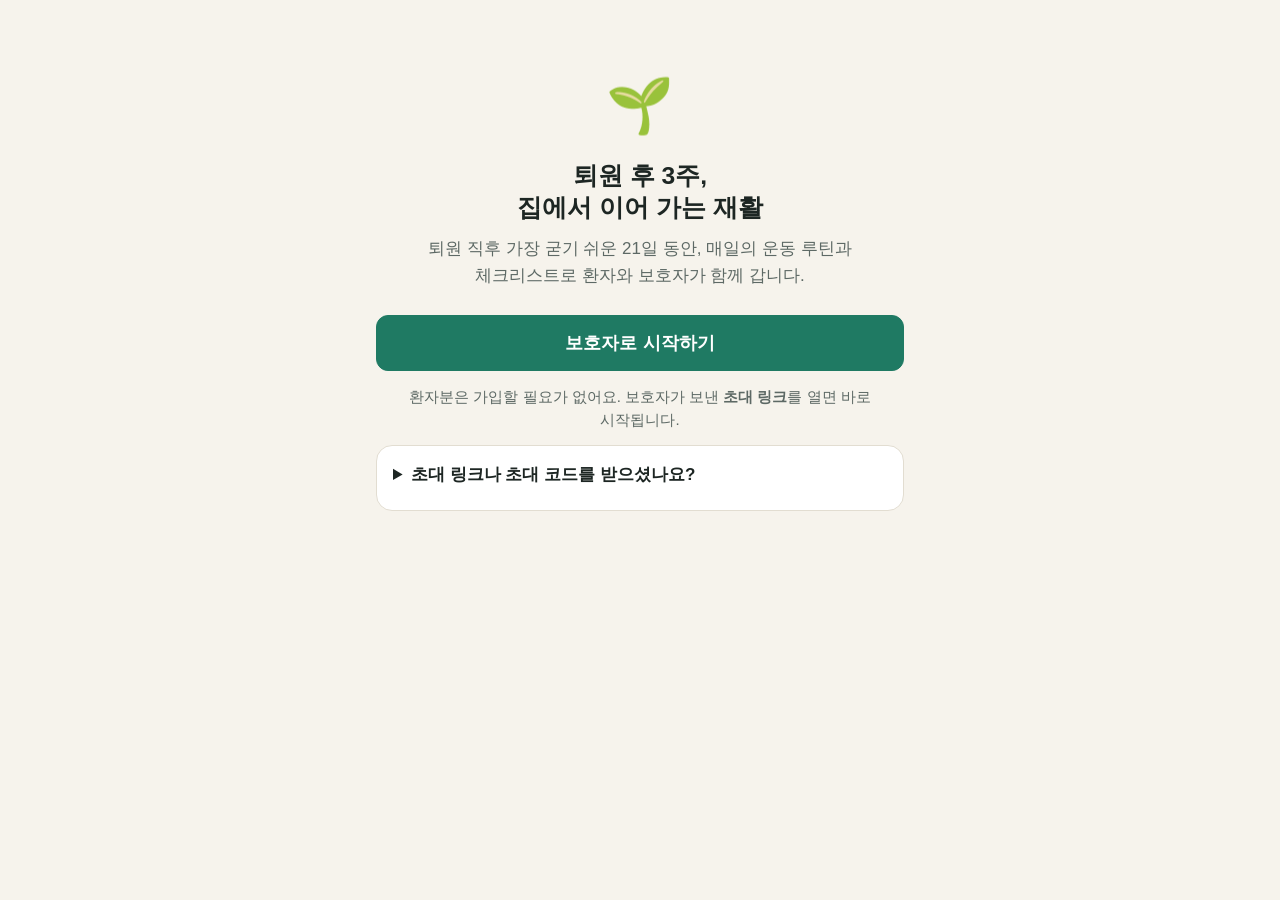
<file: docs/rehab/index.html>
<!doctype html>
<html lang="ko">
  <head>
    <meta charset="UTF-8" />
    <meta name="viewport" content="width=device-width, initial-scale=1.0, viewport-fit=cover" />
    <meta name="theme-color" content="#1f7a63" />
    <title>퇴원 후 3주 재활 동행</title>
    <script type="module" crossorigin src="./assets/index-CAB1m1fa.js"></script>
    <link rel="stylesheet" crossorigin href="./assets/index-BewXexYf.css">
  </head>
  <body>
    <div id="root"></div>
  </body>
</html>
</file>
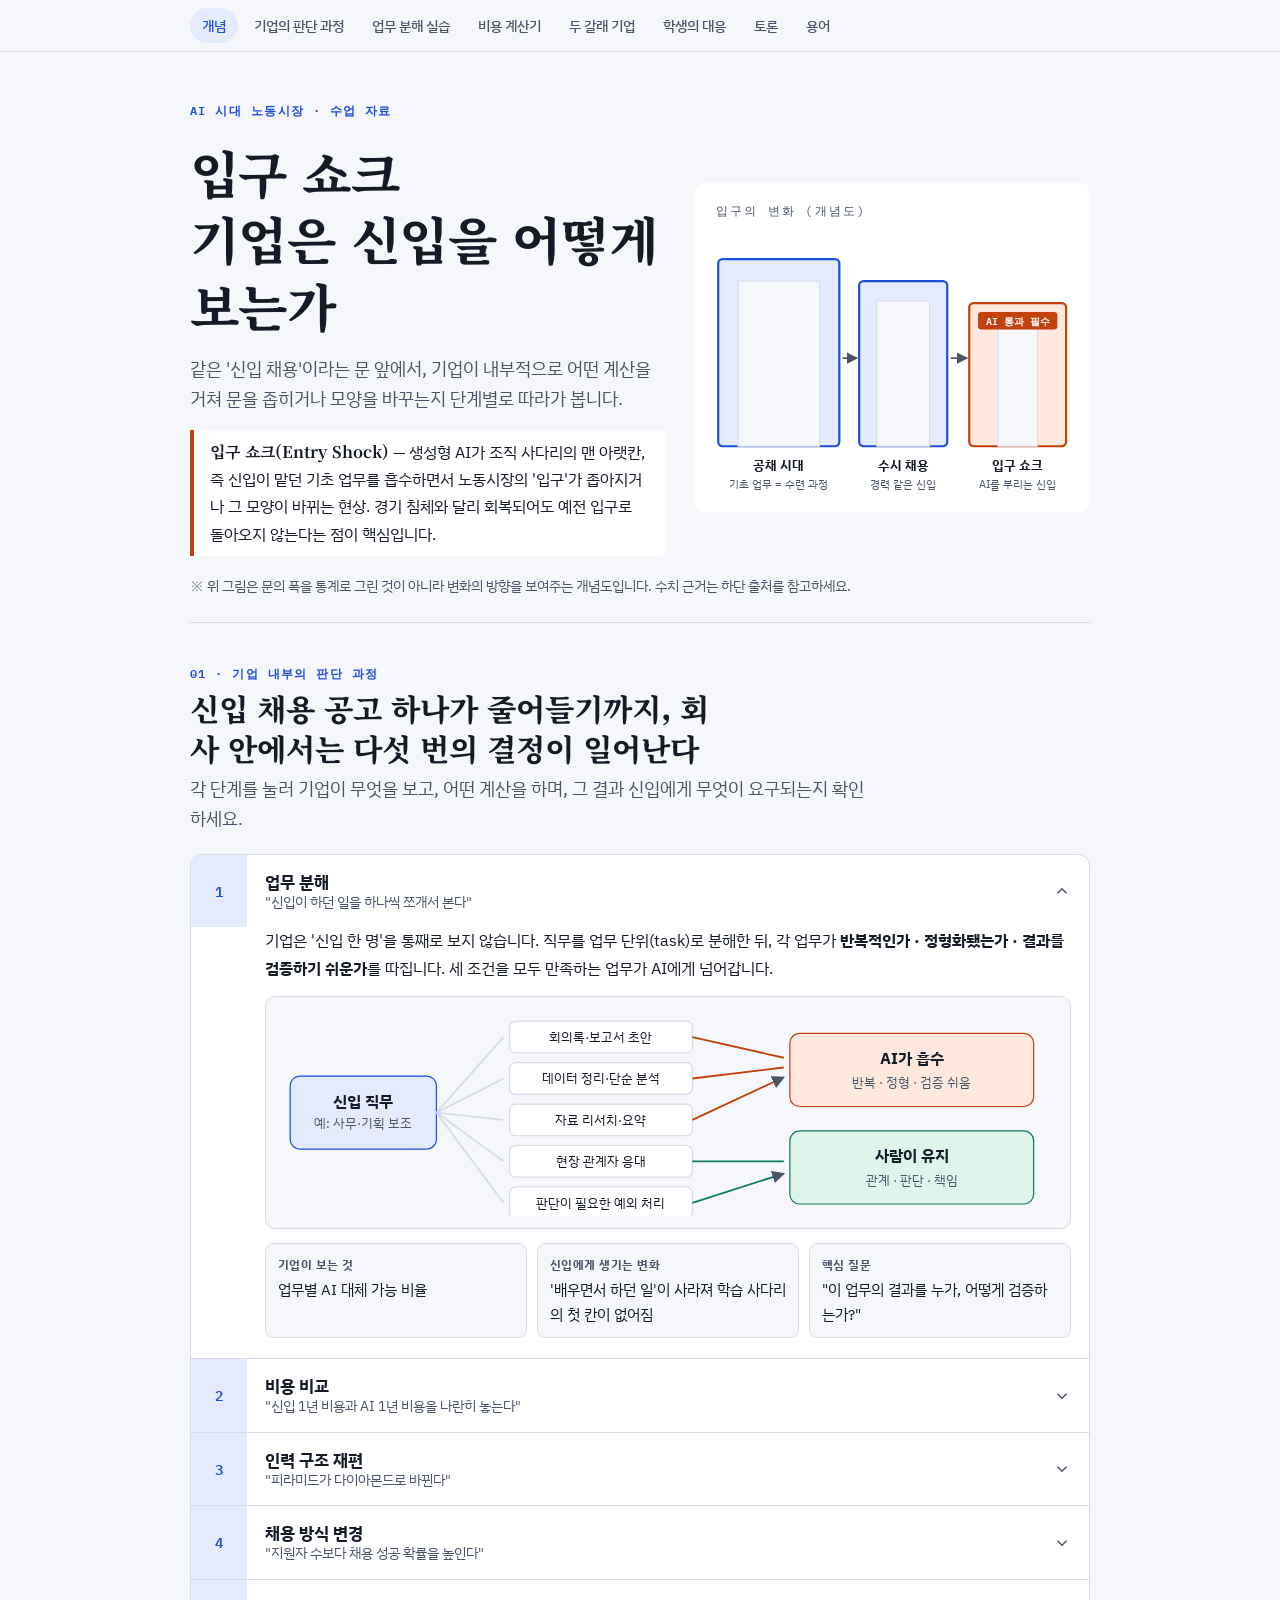
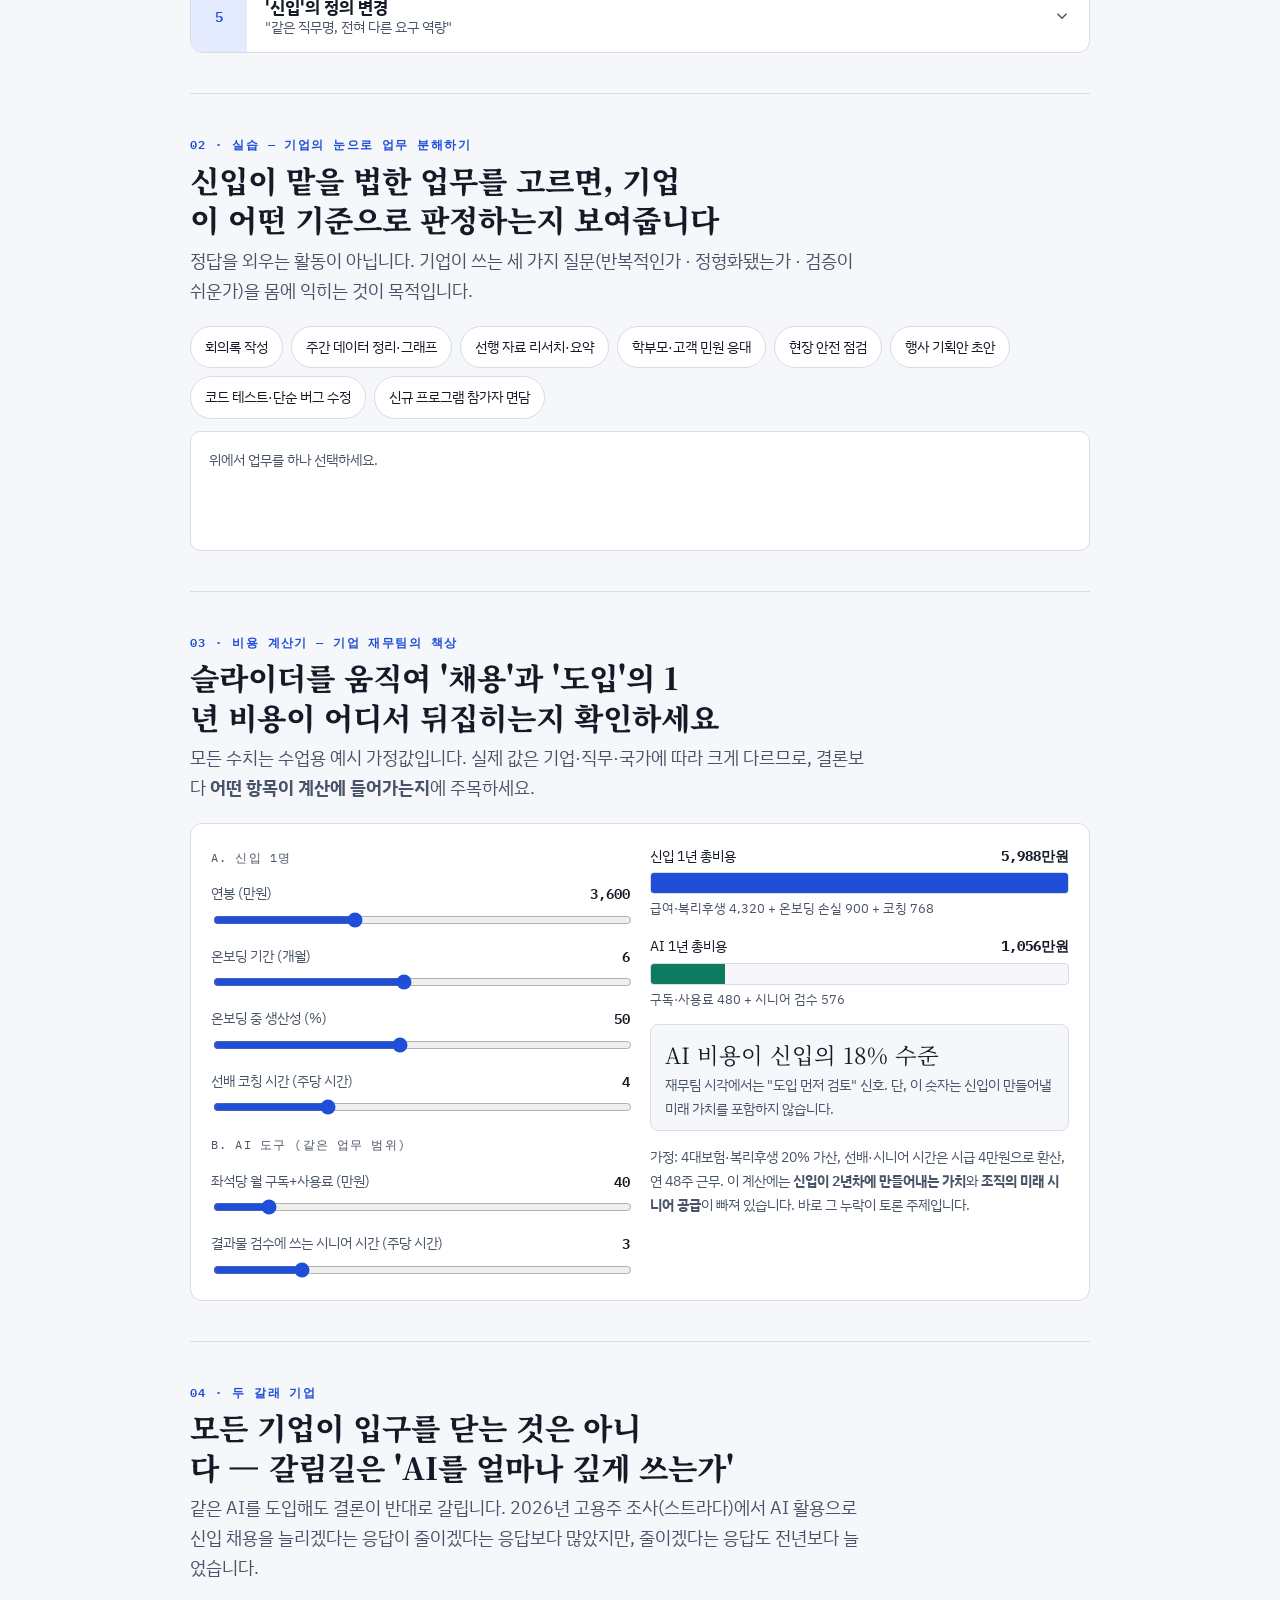
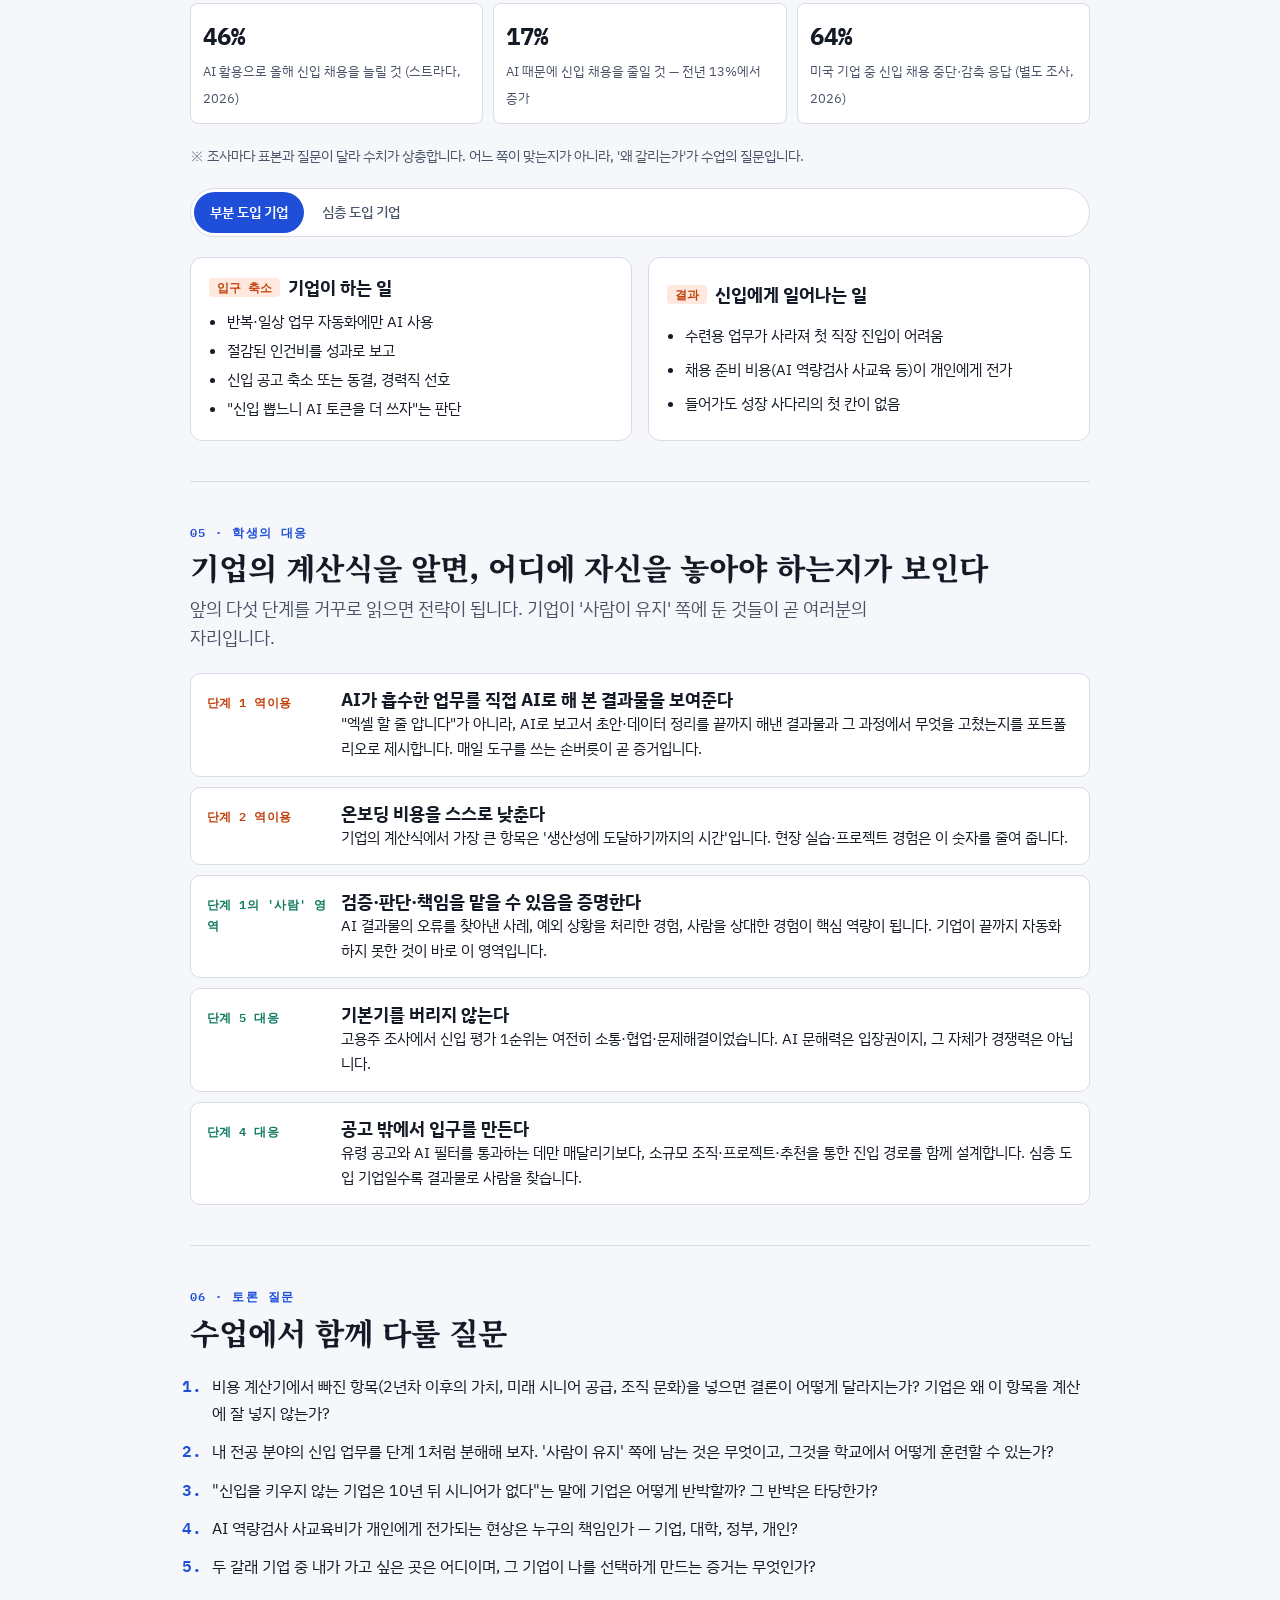
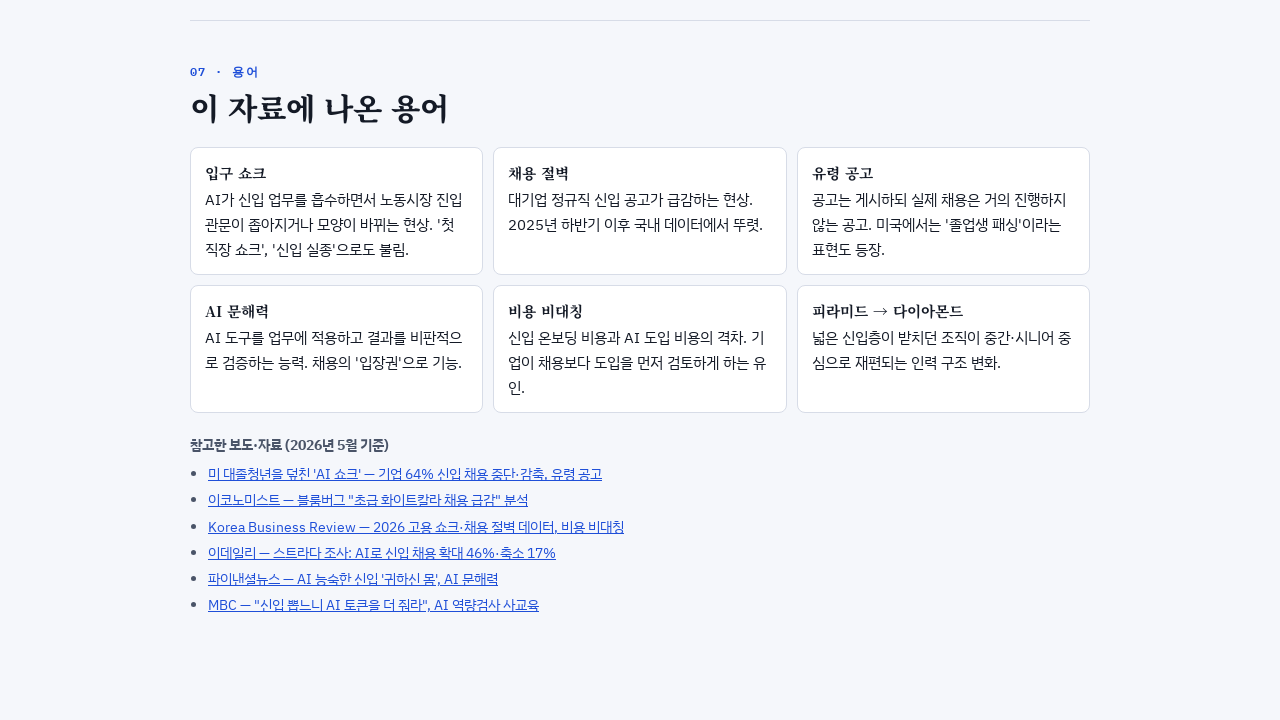
<file: docs/examples/entry-shock-anatomy.html>
<!doctype html><html lang="ko"><head><meta charset="utf-8"><title>입구 쇼크 해부도</title><meta name=viewport content="width=device-width,initial-scale=1,viewport-fit=cover"><style>:root{color-scheme:light;box-sizing:border-box;padding-top:env(safe-area-inset-top,0px);padding-bottom:env(safe-area-inset-bottom,0px)}html{scroll-padding-top:env(safe-area-inset-top,0px)}body{margin:0;padding:0;font:14px -apple-system,BlinkMacSystemFont,sans-serif;background:#fff;color:#000}img{max-width:100%}[hidden]:not([hidden=until-found i]){display:none!important}</style></head><body>
<link rel="stylesheet" href="https://fonts.googleapis.com/css2?family=Noto+Serif+KR:wght@600;800&family=IBM+Plex+Sans+KR:wght@400;500;700&family=IBM+Plex+Mono:wght@400;600&display=swap">
<style>
/* Layout: 하나의 세로 통로(복도)를 따라 내려가며 '입구'가 좁아지는 과정을 단계별로 해부. 좌측 얇은 레일이 통로를 상징 */
:root{
  --bg:#f5f7fb;          /* 차가운 종이색 */
  --surface:#ffffff;
  --ink:#141a26;
  --ink-2:#4a5468;
  --line:#d7dce7;
  --accent:#1f4fd8;      /* 기업·시스템의 색 */
  --accent-soft:#e4ebff;
  --warn:#c2410c;        /* 좁아지는 입구의 경고색 */
  --warn-soft:#ffe9df;
  --good:#0e7a5f;
  --good-soft:#dff5ec;
  --display:"Noto Serif KR",serif;
  --body:"IBM Plex Sans KR","Apple SD Gothic Neo","Malgun Gothic",sans-serif;
  --mono:"IBM Plex Mono",ui-monospace,monospace;
}
@media (prefers-color-scheme: dark){
  :root:not([data-theme="light"]){
    --bg:#0f1420;--surface:#171e2d;--ink:#eef1f8;--ink-2:#aab3c7;--line:#2a3348;
    --accent:#7d9cff;--accent-soft:#1d2a52;--warn:#ff9466;--warn-soft:#44241a;
    --good:#4fd1a9;--good-soft:#0f3a30;color-scheme:dark;
  }
}
:root[data-theme="dark"]{
  --bg:#0f1420;--surface:#171e2d;--ink:#eef1f8;--ink-2:#aab3c7;--line:#2a3348;
  --accent:#7d9cff;--accent-soft:#1d2a52;--warn:#ff9466;--warn-soft:#44241a;
  --good:#4fd1a9;--good-soft:#0f3a30;color-scheme:dark;
}
*{box-sizing:border-box}
body{margin:0;background:var(--bg);color:var(--ink);font-family:var(--body);font-size:16px;line-height:1.7;
  padding-left:max(16px,env(safe-area-inset-left,0px));padding-right:max(16px,env(safe-area-inset-right,0px));padding-block:0 64px}
.wrap{max-width:900px;margin:0 auto}
h1,h2,h3{font-family:var(--display);line-height:1.3;text-wrap:balance;margin:0}
h1{font-size:clamp(2rem,5vw,3.2rem);font-weight:800;letter-spacing:-.01em}
h2{font-size:clamp(1.4rem,3vw,1.9rem);font-weight:800}
h3{font-size:1.1rem;font-weight:700;font-family:var(--body)}
p{margin:0}
.eyebrow{font-family:var(--mono);font-size:.75rem;letter-spacing:.12em;text-transform:uppercase;color:var(--accent);font-weight:600}
.lead{font-size:1.1rem;color:var(--ink-2);max-width:62ch}
a{color:var(--accent)}
:focus-visible{outline:2px solid var(--accent);outline-offset:3px}

/* nav */
nav.toc{position:sticky;top:env(safe-area-inset-top,0px);z-index:5;background:var(--bg);border-bottom:1px solid var(--line);margin:0 calc(-1 * max(16px,env(safe-area-inset-left,0px))) 0 calc(-1 * max(16px,env(safe-area-inset-right,0px)));
  padding-left:max(16px,env(safe-area-inset-left,0px));padding-right:max(16px,env(safe-area-inset-right,0px))}
nav.toc .wrap{display:flex;gap:4px;overflow-x:auto;padding-block:8px;scrollbar-width:none}
nav.toc a{white-space:nowrap;text-decoration:none;color:var(--ink-2);font-size:.85rem;padding:6px 12px;border-radius:999px;font-weight:500}
nav.toc a.on,nav.toc a:hover{background:var(--accent-soft);color:var(--accent)}

/* hero */
header.hero{padding-block:48px 24px;display:grid;gap:18px}
.hero-grid{display:grid;grid-template-columns:1.2fr 1fr;gap:28px;align-items:center}
.hero-grid svg{width:100%;max-width:100%;height:auto}
.def{border-left:4px solid var(--warn);padding:8px 16px;background:var(--surface);border-radius:0 8px 8px 0}
.def b{font-family:var(--display)}

section{padding-block:40px;border-top:1px solid var(--line);display:grid;gap:20px}
.sec-head{display:grid;gap:6px}

/* process stepper */
.steps{display:grid;gap:0;border:1px solid var(--line);border-radius:12px;overflow:hidden;background:var(--surface)}
.step{display:grid;grid-template-columns:56px 1fr;border-top:1px solid var(--line)}
.step:first-child{border-top:0}
.step .no{font-family:var(--mono);font-weight:600;color:var(--accent);background:var(--accent-soft);display:grid;place-items:center;font-size:.9rem}
.step button.head{all:unset;cursor:pointer;display:flex;justify-content:space-between;align-items:center;gap:12px;padding:16px 18px;width:100%;box-sizing:border-box}
.step button.head:focus-visible{outline:2px solid var(--accent);outline-offset:-2px}
.step .head h3{font-size:1.05rem}
.step .head small{color:var(--ink-2);display:block;font-weight:400;font-size:.9rem}
.step .chev{flex:none;transition:transform .2s;color:var(--ink-2)}
.step.open .chev{transform:rotate(180deg)}
.step .body{grid-column:2;padding:0 18px 20px;display:grid;gap:14px;min-width:0}
.step .body[hidden]{display:none}
.diagram{background:var(--bg);border:1px solid var(--line);border-radius:10px;padding:12px;overflow-x:auto}
.diagram svg{width:100%;height:auto;min-width:520px;display:block}
.kv{display:grid;grid-template-columns:repeat(auto-fit,minmax(200px,1fr));gap:10px}
.kv div{background:var(--bg);border:1px solid var(--line);border-radius:8px;padding:10px 12px;font-size:.92rem}
.kv div strong{display:block;font-size:.78rem;color:var(--ink-2);letter-spacing:.04em;margin-bottom:2px}
.note{font-size:.88rem;color:var(--ink-2)}
.tag{display:inline-block;font-family:var(--mono);font-size:.72rem;padding:2px 8px;border-radius:4px;background:var(--accent-soft);color:var(--accent);font-weight:600;vertical-align:middle}
.tag.w{background:var(--warn-soft);color:var(--warn)}
.tag.g{background:var(--good-soft);color:var(--good)}

/* task sorter */
.sorter{display:grid;gap:12px}
.chips{display:flex;flex-wrap:wrap;gap:8px}
.chips button{font:inherit;font-size:.9rem;padding:8px 14px;border-radius:999px;border:1px solid var(--line);background:var(--surface);color:var(--ink);cursor:pointer}
.chips button[aria-pressed="true"]{border-color:var(--accent);background:var(--accent-soft);color:var(--accent);font-weight:600}
.verdict{background:var(--surface);border:1px solid var(--line);border-radius:10px;padding:16px 18px;display:grid;gap:8px;min-height:120px}
.verdict .meter{height:8px;background:var(--line);border-radius:4px;overflow:hidden}
.verdict .meter i{display:block;height:100%;background:var(--warn);width:0;transition:width .3s}
.verdict dl{display:grid;grid-template-columns:auto 1fr;gap:4px 12px;margin:0;font-size:.92rem}
.verdict dt{color:var(--ink-2)}
.verdict dd{margin:0}

/* cost sim */
.sim{display:grid;grid-template-columns:1fr 1fr;gap:20px;background:var(--surface);border:1px solid var(--line);border-radius:12px;padding:20px}
.sim .ctrls{display:grid;gap:14px;min-width:0}
.sim label{display:grid;gap:4px;font-size:.9rem}
.sim label span{display:flex;justify-content:space-between;color:var(--ink-2)}
.sim label output{font-family:var(--mono);color:var(--ink);font-weight:600;font-variant-numeric:tabular-nums}
.sim input[type=range]{width:100%;accent-color:var(--accent)}
.sim .grp{font-family:var(--mono);font-size:.72rem;letter-spacing:.1em;color:var(--ink-2);margin-top:4px}
.bars{display:grid;gap:14px;align-content:start;min-width:0}
.bar{display:grid;gap:4px}
.bar .lbl{display:flex;justify-content:space-between;font-size:.9rem}
.bar .lbl b{font-family:var(--mono);font-variant-numeric:tabular-nums}
.bar .trk{height:22px;background:var(--bg);border:1px solid var(--line);border-radius:4px;overflow:hidden}
.bar .trk i{display:block;height:100%;transition:width .3s}
.bar.h .trk i{background:var(--accent)}
.bar.a .trk i{background:var(--good)}
.bar .sub{font-size:.8rem;color:var(--ink-2)}
.ratio{font-family:var(--display);font-size:1.4rem;padding:10px 14px;border-radius:8px;background:var(--bg);border:1px solid var(--line)}
.ratio small{display:block;font-family:var(--body);font-size:.85rem;color:var(--ink-2);font-weight:400}

/* scenarios */
.seg{display:inline-flex;border:1px solid var(--line);border-radius:999px;padding:3px;background:var(--surface);gap:2px}
.seg button{font:inherit;font-size:.9rem;padding:8px 16px;border-radius:999px;border:0;background:transparent;color:var(--ink-2);cursor:pointer;font-weight:500}
.seg button[aria-selected="true"]{background:var(--accent);color:#fff;font-weight:600}
.scn{display:grid;grid-template-columns:1fr 1fr;gap:16px}
.scn .card{background:var(--surface);border:1px solid var(--line);border-radius:12px;padding:18px;display:grid;gap:10px;min-width:0}
.scn .card h3{display:flex;align-items:center;gap:8px}
.scn ul{margin:0;padding-left:18px;font-size:.93rem;display:grid;gap:4px}
.stat{display:grid;grid-template-columns:repeat(3,1fr);gap:10px}
.stat div{background:var(--surface);border:1px solid var(--line);border-radius:8px;padding:12px;text-align:left}
.stat b{font-family:var(--mono);font-size:1.5rem;display:block;font-variant-numeric:tabular-nums}
.stat span{font-size:.82rem;color:var(--ink-2)}

/* prepare */
.ladder{display:grid;gap:10px}
.rung{display:grid;grid-template-columns:120px 1fr;gap:14px;background:var(--surface);border:1px solid var(--line);border-radius:10px;padding:14px 16px;align-items:start}
.rung .k{font-family:var(--mono);font-size:.78rem;color:var(--warn);font-weight:600;letter-spacing:.04em;padding-top:4px}
.rung .k.g{color:var(--good)}
.rung p{font-size:.93rem}

/* discussion & glossary */
ol.q{margin:0;padding-left:22px;display:grid;gap:10px}
ol.q li::marker{font-family:var(--mono);color:var(--accent);font-weight:600}
.gl{display:grid;grid-template-columns:repeat(auto-fit,minmax(260px,1fr));gap:10px}
.gl div{background:var(--surface);border:1px solid var(--line);border-radius:8px;padding:12px 14px;font-size:.92rem}
.gl b{font-family:var(--display);display:block;margin-bottom:2px}
.src{font-size:.85rem;color:var(--ink-2);display:grid;gap:6px}
.src ul{margin:0;padding-left:18px;display:grid;gap:3px}

@media (max-width:640px){
  .hero-grid,.sim,.scn{grid-template-columns:1fr}
  .stat{grid-template-columns:1fr}
  .rung{grid-template-columns:1fr;gap:4px}
  .step{grid-template-columns:44px 1fr}
}
@media (prefers-reduced-motion:reduce){*{transition:none!important}}
</style>

<nav class="toc" aria-label="목차"><div class="wrap">
  <a href="#intro">개념</a><a href="#process">기업의 판단 과정</a><a href="#tasks">업무 분해 실습</a><a href="#cost">비용 계산기</a><a href="#scenarios">두 갈래 기업</a><a href="#prepare">학생의 대응</a><a href="#discuss">토론</a><a href="#glossary">용어</a>
</div></nav>

<div class="wrap">
<header class="hero" id="intro">
  <p class="eyebrow">AI 시대 노동시장 · 수업 자료</p>
  <div class="hero-grid">
    <div style="display:grid;gap:16px">
      <h1>입구 쇼크<br>기업은 신입을 어떻게 보는가</h1>
      <p class="lead">같은 '신입 채용'이라는 문 앞에서, 기업이 내부적으로 어떤 계산을 거쳐 문을 좁히거나 모양을 바꾸는지 단계별로 따라가 봅니다.</p>
      <div class="def"><b>입구 쇼크(Entry Shock)</b> — 생성형 AI가 조직 사다리의 맨 아랫칸, 즉 신입이 맡던 기초 업무를 흡수하면서 노동시장의 '입구'가 좁아지거나 그 모양이 바뀌는 현상. 경기 침체와 달리 회복되어도 예전 입구로 돌아오지 않는다는 점이 핵심입니다.</div>
    </div>
    <svg viewBox="0 0 360 300" role="img" aria-label="세 개의 출입구가 점점 좁아지고 마지막 문에는 AI 라벨이 붙은 개념도">
      <defs><marker id="arr" viewBox="0 0 10 10" refX="9" refY="5" markerWidth="7" markerHeight="7" orient="auto"><path d="M0 0L10 5L0 10z" fill="var(--ink-2)"/></marker></defs>
      <rect x="0" y="0" width="360" height="300" fill="var(--surface)" rx="12"/>
      <text x="20" y="30" font-family="var(--mono)" font-size="11" fill="var(--ink-2)" letter-spacing="2">입구의 변화 (개념도)</text>
      <!-- door 1 -->
      <rect x="22" y="70" width="110" height="170" rx="4" fill="var(--accent-soft)" stroke="var(--accent)" stroke-width="2"/>
      <rect x="40" y="90" width="74" height="150" fill="var(--bg)" stroke="var(--line)"/>
      <text x="77" y="262" text-anchor="middle" font-family="var(--body)" font-size="12" fill="var(--ink)" font-weight="700">공채 시대</text>
      <text x="77" y="278" text-anchor="middle" font-family="var(--body)" font-size="10" fill="var(--ink-2)">기초 업무 = 수련 과정</text>
      <!-- door 2 -->
      <rect x="150" y="90" width="80" height="150" rx="4" fill="var(--accent-soft)" stroke="var(--accent)" stroke-width="2"/>
      <rect x="166" y="108" width="48" height="132" fill="var(--bg)" stroke="var(--line)"/>
      <text x="190" y="262" text-anchor="middle" font-family="var(--body)" font-size="12" fill="var(--ink)" font-weight="700">수시 채용</text>
      <text x="190" y="278" text-anchor="middle" font-family="var(--body)" font-size="10" fill="var(--ink-2)">경력 같은 신입</text>
      <!-- door 3 -->
      <rect x="250" y="110" width="88" height="130" rx="4" fill="var(--warn-soft)" stroke="var(--warn)" stroke-width="2"/>
      <rect x="276" y="130" width="36" height="110" fill="var(--bg)" stroke="var(--line)"/>
      <rect x="258" y="118" width="72" height="16" rx="3" fill="var(--warn)"/>
      <text x="294" y="130" text-anchor="middle" font-family="var(--mono)" font-size="9" fill="#fff" font-weight="600">AI 통과 필수</text>
      <text x="294" y="262" text-anchor="middle" font-family="var(--body)" font-size="12" fill="var(--ink)" font-weight="700">입구 쇼크</text>
      <text x="294" y="278" text-anchor="middle" font-family="var(--body)" font-size="10" fill="var(--ink-2)">AI를 부리는 신입</text>
      <path d="M135 160 L148 160" stroke="var(--ink-2)" stroke-width="1.5" marker-end="url(#arr)"/>
      <path d="M233 160 L248 160" stroke="var(--ink-2)" stroke-width="1.5" marker-end="url(#arr)"/>
    </svg>
  </div>
  <p class="note">※ 위 그림은 문의 폭을 통계로 그린 것이 아니라 변화의 방향을 보여주는 개념도입니다. 수치 근거는 하단 출처를 참고하세요.</p>
</header>

<!-- ===== PROCESS ===== -->
<section id="process">
  <div class="sec-head">
    <p class="eyebrow">01 · 기업 내부의 판단 과정</p>
    <h2>신입 채용 공고 하나가 줄어들기까지, 회사 안에서는 다섯 번의 결정이 일어난다</h2>
    <p class="lead">각 단계를 눌러 기업이 무엇을 보고, 어떤 계산을 하며, 그 결과 신입에게 무엇이 요구되는지 확인하세요.</p>
  </div>
  <div class="steps" id="steps">

    <article class="step open">
      <div class="no">1</div>
      <button class="head" aria-expanded="true"><h3>업무 분해 <small>"신입이 하던 일을 하나씩 쪼개서 본다"</small></h3><svg class="chev" width="18" height="18" viewBox="0 0 24 24" fill="none" stroke="currentColor" stroke-width="2"><path d="M6 9l6 6 6-6"/></svg></button>
      <div class="body">
        <p>기업은 '신입 한 명'을 통째로 보지 않습니다. 직무를 업무 단위(task)로 분해한 뒤, 각 업무가 <b>반복적인가 · 정형화됐는가 · 결과를 검증하기 쉬운가</b>를 따집니다. 세 조건을 모두 만족하는 업무가 AI에게 넘어갑니다.</p>
        <div class="diagram"><svg viewBox="0 0 640 170" role="img" aria-label="신입 직무가 업무 단위로 분해되어 AI 처리 가능 업무와 사람 유지 업무로 나뉘는 흐름도">
          <rect x="10" y="55" width="120" height="60" rx="8" fill="var(--accent-soft)" stroke="var(--accent)"/>
          <text x="70" y="80" text-anchor="middle" font-size="13" font-weight="700" fill="var(--ink)">신입 직무</text>
          <text x="70" y="98" text-anchor="middle" font-size="11" fill="var(--ink-2)">예: 사무·기획 보조</text>
          <g font-size="11" fill="var(--ink)">
            <rect x="190" y="10" width="150" height="26" rx="5" fill="var(--surface)" stroke="var(--line)"/><text x="265" y="27" text-anchor="middle">회의록·보고서 초안</text>
            <rect x="190" y="44" width="150" height="26" rx="5" fill="var(--surface)" stroke="var(--line)"/><text x="265" y="61" text-anchor="middle">데이터 정리·단순 분석</text>
            <rect x="190" y="78" width="150" height="26" rx="5" fill="var(--surface)" stroke="var(--line)"/><text x="265" y="95" text-anchor="middle">자료 리서치·요약</text>
            <rect x="190" y="112" width="150" height="26" rx="5" fill="var(--surface)" stroke="var(--line)"/><text x="265" y="129" text-anchor="middle">현장 관계자 응대</text>
            <rect x="190" y="146" width="150" height="26" rx="5" fill="var(--surface)" stroke="var(--line)"/><text x="265" y="163" text-anchor="middle">판단이 필요한 예외 처리</text>
          </g>
          <path d="M130 85 L185 23 M130 85 L185 57 M130 85 L185 91 M130 85 L185 125 M130 85 L185 159" stroke="var(--line)" stroke-width="1.5" fill="none"/>
          <rect x="420" y="20" width="200" height="60" rx="8" fill="var(--warn-soft)" stroke="var(--warn)"/>
          <text x="520" y="45" text-anchor="middle" font-size="13" font-weight="700" fill="var(--ink)">AI가 흡수</text>
          <text x="520" y="64" text-anchor="middle" font-size="11" fill="var(--ink-2)">반복 · 정형 · 검증 쉬움</text>
          <rect x="420" y="100" width="200" height="60" rx="8" fill="var(--good-soft)" stroke="var(--good)"/>
          <text x="520" y="125" text-anchor="middle" font-size="13" font-weight="700" fill="var(--ink)">사람이 유지</text>
          <text x="520" y="144" text-anchor="middle" font-size="11" fill="var(--ink-2)">관계 · 판단 · 책임</text>
          <path d="M340 23 L415 40 M340 57 L415 48 M340 91 L415 56" stroke="var(--warn)" stroke-width="1.5" fill="none" marker-end="url(#arr)"/>
          <path d="M340 125 L415 125 M340 159 L415 135" stroke="var(--good)" stroke-width="1.5" fill="none" marker-end="url(#arr)"/>
        </svg></div>
        <div class="kv">
          <div><strong>기업이 보는 것</strong>업무별 AI 대체 가능 비율</div>
          <div><strong>신입에게 생기는 변화</strong>'배우면서 하던 일'이 사라져 학습 사다리의 첫 칸이 없어짐</div>
          <div><strong>핵심 질문</strong>"이 업무의 결과를 누가, 어떻게 검증하는가?"</div>
        </div>
      </div>
    </article>

    <article class="step">
      <div class="no">2</div>
      <button class="head" aria-expanded="false"><h3>비용 비교 <small>"신입 1년 비용과 AI 1년 비용을 나란히 놓는다"</small></h3><svg class="chev" width="18" height="18" viewBox="0 0 24 24" fill="none" stroke="currentColor" stroke-width="2"><path d="M6 9l6 6 6-6"/></svg></button>
      <div class="body" hidden>
        <p>신입의 비용은 급여만이 아닙니다. 온보딩 기간 동안의 낮은 생산성, 선배의 코칭 시간, 교육비가 더해집니다. 반면 AI 도구는 구독·사용량 과금으로 즉시 가동됩니다. 이 <b>비용 구조의 비대칭</b>이 기업이 '채용보다 도입'을 먼저 검토하게 만드는 경제적 유인입니다. (아래 비용 계산기에서 직접 조정해 볼 수 있습니다.)</p>
        <div class="kv">
          <div><strong>신입 측 비용 항목</strong>연봉 + 4대보험·복리후생 + 온보딩 손실 + 코칭 시간 + 이직 리스크</div>
          <div><strong>AI 측 비용 항목</strong>구독료 + 토큰 사용량 + 검수·감독 인력 + 오류 리스크</div>
          <div><strong>자주 빠뜨리는 항목</strong>AI 결과물을 검수할 사람의 시간 — 이것이 '사람 유지' 업무가 됨</div>
        </div>
      </div>
    </article>

    <article class="step">
      <div class="no">3</div>
      <button class="head" aria-expanded="false"><h3>인력 구조 재편 <small>"피라미드가 다이아몬드로 바뀐다"</small></h3><svg class="chev" width="18" height="18" viewBox="0 0 24 24" fill="none" stroke="currentColor" stroke-width="2"><path d="M6 9l6 6 6-6"/></svg></button>
      <div class="body" hidden>
        <p>넓은 신입층이 받치던 피라미드 조직이, 중간층 중심의 다이아몬드 또는 소수 시니어가 AI를 부리는 납작한 구조로 바뀝니다. AI 네이티브 스타트업일수록 시니어 중심의 작고 평평한 팀을 선호한다는 연구 결과도 보고됐습니다.</p>
        <div class="diagram"><svg viewBox="0 0 640 190" role="img" aria-label="피라미드형 조직이 다이아몬드형, 그리고 납작한 AI 활용 조직으로 변하는 비교도">
          <g font-size="11" fill="var(--ink-2)" text-anchor="middle">
            <text x="110" y="20" font-weight="700" fill="var(--ink)">과거: 피라미드</text>
            <text x="320" y="20" font-weight="700" fill="var(--ink)">현재: 다이아몬드</text>
            <text x="530" y="20" font-weight="700" fill="var(--ink)">AI 네이티브: 납작</text>
          </g>
          <!-- pyramid -->
          <rect x="85" y="40" width="50" height="28" fill="var(--accent)" opacity=".9"/>
          <rect x="60" y="72" width="100" height="28" fill="var(--accent)" opacity=".6"/>
          <rect x="20" y="104" width="180" height="40" fill="var(--warn)" opacity=".55"/>
          <text x="110" y="129" text-anchor="middle" font-size="11" fill="var(--ink)" font-weight="700">신입 (넓은 입구)</text>
          <!-- diamond -->
          <rect x="295" y="40" width="50" height="28" fill="var(--accent)" opacity=".9"/>
          <rect x="245" y="72" width="150" height="36" fill="var(--accent)" opacity=".6"/>
          <rect x="285" y="112" width="70" height="32" fill="var(--warn)" opacity=".55"/>
          <text x="320" y="132" text-anchor="middle" font-size="11" fill="var(--ink)" font-weight="700">신입</text>
          <!-- flat -->
          <rect x="470" y="40" width="120" height="30" fill="var(--accent)" opacity=".9"/>
          <text x="530" y="60" text-anchor="middle" font-size="11" fill="#fff" font-weight="700">시니어 + AI 에이전트</text>
          <rect x="500" y="76" width="60" height="22" rx="4" fill="var(--good-soft)" stroke="var(--good)"/>
          <text x="530" y="91" text-anchor="middle" font-size="10" fill="var(--ink)">AI</text>
          <rect x="505" y="112" width="50" height="24" fill="var(--warn)" opacity=".55"/>
          <text x="530" y="128" text-anchor="middle" font-size="10" fill="var(--ink)" font-weight="700">소수 신입</text>
          <text x="320" y="175" text-anchor="middle" font-size="11" fill="var(--ink-2)">주황 영역 = 신입이 들어올 수 있는 자리의 상대적 크기 (개념도)</text>
        </svg></div>
        <div class="kv">
          <div><strong>기업의 논리</strong>관리 비용은 줄고, 숙련자 1인당 산출은 늘어남</div>
          <div><strong>장기 부작용</strong>신입을 키우지 않으면 10년 뒤 시니어가 없음 — 기업도 인식하는 딜레마</div>
        </div>
      </div>
    </article>

    <article class="step">
      <div class="no">4</div>
      <button class="head" aria-expanded="false"><h3>채용 방식 변경 <small>"지원자 수보다 채용 성공 확률을 높인다"</small></h3><svg class="chev" width="18" height="18" viewBox="0 0 24 24" fill="none" stroke="currentColor" stroke-width="2"><path d="M6 9l6 6 6-6"/></svg></button>
      <div class="body" hidden>
        <p>대규모 공채가 수시 채용으로 재편되고, 공고를 올려두되 실제 진행은 거의 하지 않는 <b>유령 공고</b>, 채용 이전 단계에서 검증을 강화하는 <b>AI 역량검사</b>가 늘어납니다. 채용 과정 자체가 '사람 대 사람' 평가에서 'AI 시스템을 통과하는 게임'처럼 바뀌고 있다는 지적이 나옵니다.</p>
        <div class="diagram"><svg viewBox="0 0 640 120" role="img" aria-label="채용 깔때기: 공고, 서류 AI 필터, 역량검사, 면접, 입사로 갈수록 좁아지는 단계">
          <g font-size="11" fill="var(--ink)" text-anchor="middle">
            <rect x="10" y="20" width="150" height="80" fill="var(--accent-soft)" stroke="var(--accent)"/><text x="85" y="52" font-weight="700">공고 게시</text><text x="85" y="70" fill="var(--ink-2)">일부는 유령 공고</text>
            <rect x="170" y="30" width="130" height="60" fill="var(--accent-soft)" stroke="var(--accent)"/><text x="235" y="55" font-weight="700">서류 AI 필터</text><text x="235" y="73" fill="var(--ink-2)">키워드·역량 자동 선별</text>
            <rect x="310" y="38" width="120" height="44" fill="var(--warn-soft)" stroke="var(--warn)"/><text x="370" y="58" font-weight="700">AI 역량검사</text><text x="370" y="74" fill="var(--ink-2)">사전 검증 강화</text>
            <rect x="440" y="44" width="100" height="32" fill="var(--accent-soft)" stroke="var(--accent)"/><text x="490" y="64" font-weight="700">면접</text>
            <rect x="550" y="50" width="80" height="20" fill="var(--good-soft)" stroke="var(--good)"/><text x="590" y="64" font-weight="700">입사</text>
          </g>
          <text x="320" y="113" text-anchor="middle" font-size="11" fill="var(--ink-2)">사람이 지원자를 처음 만나는 지점이 뒤로 밀린다</text>
        </svg></div>
        <div class="kv">
          <div><strong>학생에게 보이는 현상</strong>지원해도 연락이 없다, 공고는 많은데 합격자는 적다</div>
          <div><strong>기업 내부의 이유</strong>채용 예산을 검증 단계에 배분 — 잘못 뽑는 비용이 더 크다고 판단</div>
        </div>
      </div>
    </article>

    <article class="step">
      <div class="no">5</div>
      <button class="head" aria-expanded="false"><h3>'신입'의 정의 변경 <small>"같은 직무명, 전혀 다른 요구 역량"</small></h3><svg class="chev" width="18" height="18" viewBox="0 0 24 24" fill="none" stroke="currentColor" stroke-width="2"><path d="M6 9l6 6 6-6"/></svg></button>
      <div class="body" hidden>
        <p>"신입 사상 최대 채용"이라는 뉴스가 나와도 안심하기 어렵습니다. 직무 이름은 그대로인데 요구 역량이 통째로 바뀐 경우가 많기 때문입니다. 받아쓰던 자리가 <b>AI를 부리는 자리</b>로 바뀌었고, 신입 공고에서 AI 활용 능력 요구는 최근 거의 두 배로 늘었습니다.</p>
        <div class="kv">
          <div><strong>이전의 이상형</strong>경력직 같은 신입 — 바로 투입 가능한 실무 경험</div>
          <div><strong>지금의 이상형</strong>AI보다 저렴하고 효율적인 신입 / AI를 지휘해 결과를 내는 신입</div>
          <div><strong>단, 반전</strong>고용주가 가장 중시하는 역량은 여전히 AI 활용 능력이 아니라 소통·문제해결 같은 기본기라는 조사도 있음</div>
        </div>
      </div>
    </article>
  </div>
</section>

<!-- ===== TASK SORTER ===== -->
<section id="tasks">
  <div class="sec-head">
    <p class="eyebrow">02 · 실습 — 기업의 눈으로 업무 분해하기</p>
    <h2>신입이 맡을 법한 업무를 고르면, 기업이 어떤 기준으로 판정하는지 보여줍니다</h2>
    <p class="lead">정답을 외우는 활동이 아닙니다. 기업이 쓰는 세 가지 질문(반복적인가 · 정형화됐는가 · 검증이 쉬운가)을 몸에 익히는 것이 목적입니다.</p>
  </div>
  <div class="sorter">
    <div class="chips" id="chips" role="group" aria-label="업무 선택"></div>
    <div class="verdict" id="verdict" aria-live="polite">
      <p class="note">위에서 업무를 하나 선택하세요.</p>
    </div>
  </div>
</section>

<!-- ===== COST SIM ===== -->
<section id="cost">
  <div class="sec-head">
    <p class="eyebrow">03 · 비용 계산기 — 기업 재무팀의 책상</p>
    <h2>슬라이더를 움직여 '채용'과 '도입'의 1년 비용이 어디서 뒤집히는지 확인하세요</h2>
    <p class="lead">모든 수치는 수업용 예시 가정값입니다. 실제 값은 기업·직무·국가에 따라 크게 다르므로, 결론보다 <b>어떤 항목이 계산에 들어가는지</b>에 주목하세요.</p>
  </div>
  <div class="sim">
    <div class="ctrls">
      <p class="grp">A. 신입 1명</p>
      <label><span>연봉 (만원) <output id="o-sal">3,600</output></span><input type="range" id="sal" min="2400" max="6000" step="100" value="3600"></label>
      <label><span>온보딩 기간 (개월) <output id="o-onb">6</output></span><input type="range" id="onb" min="1" max="12" step="1" value="6"></label>
      <label><span>온보딩 중 생산성 (%) <output id="o-prod">50</output></span><input type="range" id="prod" min="10" max="100" step="5" value="50"></label>
      <label><span>선배 코칭 시간 (주당 시간) <output id="o-coach">4</output></span><input type="range" id="coach" min="0" max="15" step="1" value="4"></label>
      <p class="grp">B. AI 도구 (같은 업무 범위)</p>
      <label><span>좌석당 월 구독+사용료 (만원) <output id="o-ai">40</output></span><input type="range" id="ai" min="5" max="300" step="5" value="40"></label>
      <label><span>결과물 검수에 쓰는 시니어 시간 (주당 시간) <output id="o-rev">3</output></span><input type="range" id="rev" min="0" max="15" step="1" value="3"></label>
    </div>
    <div class="bars">
      <div class="bar h"><div class="lbl"><span>신입 1년 총비용</span><b id="v-h">—</b></div><div class="trk"><i id="b-h"></i></div><div class="sub" id="s-h"></div></div>
      <div class="bar a"><div class="lbl"><span>AI 1년 총비용</span><b id="v-a">—</b></div><div class="trk"><i id="b-a"></i></div><div class="sub" id="s-a"></div></div>
      <div class="ratio" id="ratio">—</div>
      <p class="note">가정: 4대보험·복리후생 20% 가산, 선배·시니어 시간은 시급 4만원으로 환산, 연 48주 근무. 이 계산에는 <b>신입이 2년차에 만들어내는 가치</b>와 <b>조직의 미래 시니어 공급</b>이 빠져 있습니다. 바로 그 누락이 토론 주제입니다.</p>
    </div>
  </div>
</section>

<!-- ===== SCENARIOS ===== -->
<section id="scenarios">
  <div class="sec-head">
    <p class="eyebrow">04 · 두 갈래 기업</p>
    <h2>모든 기업이 입구를 닫는 것은 아니다 — 갈림길은 'AI를 얼마나 깊게 쓰는가'</h2>
    <p class="lead">같은 AI를 도입해도 결론이 반대로 갈립니다. 2026년 고용주 조사(스트라다)에서 AI 활용으로 신입 채용을 늘리겠다는 응답이 줄이겠다는 응답보다 많았지만, 줄이겠다는 응답도 전년보다 늘었습니다.</p>
  </div>
  <div class="stat">
    <div><b>46%</b><span>AI 활용으로 올해 신입 채용을 늘릴 것 (스트라다, 2026)</span></div>
    <div><b>17%</b><span>AI 때문에 신입 채용을 줄일 것 — 전년 13%에서 증가</span></div>
    <div><b>64%</b><span>미국 기업 중 신입 채용 중단·감축 응답 (별도 조사, 2026)</span></div>
  </div>
  <p class="note">※ 조사마다 표본과 질문이 달라 수치가 상충합니다. 어느 쪽이 맞는지가 아니라, '왜 갈리는가'가 수업의 질문입니다.</p>
  <div class="seg" role="tablist" aria-label="기업 유형">
    <button role="tab" aria-selected="true" data-scn="a">부분 도입 기업</button>
    <button role="tab" aria-selected="false" data-scn="b">심층 도입 기업</button>
  </div>
  <div class="scn" id="scn-a" role="tabpanel">
    <div class="card"><h3><span class="tag w">입구 축소</span>기업이 하는 일</h3>
      <ul><li>반복·일상 업무 자동화에만 AI 사용</li><li>절감된 인건비를 성과로 보고</li><li>신입 공고 축소 또는 동결, 경력직 선호</li><li>"신입 뽑느니 AI 토큰을 더 쓰자"는 판단</li></ul></div>
    <div class="card"><h3><span class="tag w">결과</span>신입에게 일어나는 일</h3>
      <ul><li>수련용 업무가 사라져 첫 직장 진입이 어려움</li><li>채용 준비 비용(AI 역량검사 사교육 등)이 개인에게 전가</li><li>들어가도 성장 사다리의 첫 칸이 없음</li></ul></div>
  </div>
  <div class="scn" id="scn-b" role="tabpanel" hidden>
    <div class="card"><h3><span class="tag g">입구 재설계</span>기업이 하는 일</h3>
      <ul><li>AI로 업무가 오히려 복잡해졌다고 판단 (검수·조합·판단 업무 증가)</li><li>AI 문해력이 높은 젊은 인력을 적극 채용</li><li>신입을 'AI 에이전트를 지휘하는 역할'로 재정의</li><li>온보딩 자체를 AI 활용 훈련으로 전환</li></ul></div>
    <div class="card"><h3><span class="tag g">결과</span>신입에게 일어나는 일</h3>
      <ul><li>채용 수는 유지되거나 늘지만 요구 역량은 더 높음</li><li>입사 첫날부터 결과물 검증·책임이 주어짐</li><li>'AI보다 잘하는가'가 아니라 'AI와 함께 더 잘하는가'로 평가</li></ul></div>
  </div>
</section>

<!-- ===== PREPARE ===== -->
<section id="prepare">
  <div class="sec-head">
    <p class="eyebrow">05 · 학생의 대응</p>
    <h2>기업의 계산식을 알면, 어디에 자신을 놓아야 하는지가 보인다</h2>
    <p class="lead">앞의 다섯 단계를 거꾸로 읽으면 전략이 됩니다. 기업이 '사람이 유지' 쪽에 둔 것들이 곧 여러분의 자리입니다.</p>
  </div>
  <div class="ladder">
    <div class="rung"><div class="k">단계 1 역이용</div><div><h3>AI가 흡수한 업무를 직접 AI로 해 본 결과물을 보여준다</h3><p>"엑셀 할 줄 압니다"가 아니라, AI로 보고서 초안·데이터 정리를 끝까지 해낸 결과물과 그 과정에서 무엇을 고쳤는지를 포트폴리오로 제시합니다. 매일 도구를 쓰는 손버릇이 곧 증거입니다.</p></div></div>
    <div class="rung"><div class="k">단계 2 역이용</div><div><h3>온보딩 비용을 스스로 낮춘다</h3><p>기업의 계산식에서 가장 큰 항목은 '생산성에 도달하기까지의 시간'입니다. 현장 실습·프로젝트 경험은 이 숫자를 줄여 줍니다.</p></div></div>
    <div class="rung"><div class="k g">단계 1의 '사람' 영역</div><div><h3>검증·판단·책임을 맡을 수 있음을 증명한다</h3><p>AI 결과물의 오류를 찾아낸 사례, 예외 상황을 처리한 경험, 사람을 상대한 경험이 핵심 역량이 됩니다. 기업이 끝까지 자동화하지 못한 것이 바로 이 영역입니다.</p></div></div>
    <div class="rung"><div class="k g">단계 5 대응</div><div><h3>기본기를 버리지 않는다</h3><p>고용주 조사에서 신입 평가 1순위는 여전히 소통·협업·문제해결이었습니다. AI 문해력은 입장권이지, 그 자체가 경쟁력은 아닙니다.</p></div></div>
    <div class="rung"><div class="k g">단계 4 대응</div><div><h3>공고 밖에서 입구를 만든다</h3><p>유령 공고와 AI 필터를 통과하는 데만 매달리기보다, 소규모 조직·프로젝트·추천을 통한 진입 경로를 함께 설계합니다. 심층 도입 기업일수록 결과물로 사람을 찾습니다.</p></div></div>
  </div>
</section>

<!-- ===== DISCUSSION ===== -->
<section id="discuss">
  <div class="sec-head">
    <p class="eyebrow">06 · 토론 질문</p>
    <h2>수업에서 함께 다룰 질문</h2>
  </div>
  <ol class="q">
    <li>비용 계산기에서 빠진 항목(2년차 이후의 가치, 미래 시니어 공급, 조직 문화)을 넣으면 결론이 어떻게 달라지는가? 기업은 왜 이 항목을 계산에 잘 넣지 않는가?</li>
    <li>내 전공 분야의 신입 업무를 단계 1처럼 분해해 보자. '사람이 유지' 쪽에 남는 것은 무엇이고, 그것을 학교에서 어떻게 훈련할 수 있는가?</li>
    <li>"신입을 키우지 않는 기업은 10년 뒤 시니어가 없다"는 말에 기업은 어떻게 반박할까? 그 반박은 타당한가?</li>
    <li>AI 역량검사 사교육비가 개인에게 전가되는 현상은 누구의 책임인가 — 기업, 대학, 정부, 개인?</li>
    <li>두 갈래 기업 중 내가 가고 싶은 곳은 어디이며, 그 기업이 나를 선택하게 만드는 증거는 무엇인가?</li>
  </ol>
</section>

<!-- ===== GLOSSARY ===== -->
<section id="glossary">
  <div class="sec-head">
    <p class="eyebrow">07 · 용어</p>
    <h2>이 자료에 나온 용어</h2>
  </div>
  <div class="gl">
    <div><b>입구 쇼크</b>AI가 신입 업무를 흡수하면서 노동시장 진입 관문이 좁아지거나 모양이 바뀌는 현상. '첫 직장 쇼크', '신입 실종'으로도 불림.</div>
    <div><b>채용 절벽</b>대기업 정규직 신입 공고가 급감하는 현상. 2025년 하반기 이후 국내 데이터에서 뚜렷.</div>
    <div><b>유령 공고</b>공고는 게시하되 실제 채용은 거의 진행하지 않는 공고. 미국에서는 '졸업생 패싱'이라는 표현도 등장.</div>
    <div><b>AI 문해력</b>AI 도구를 업무에 적용하고 결과를 비판적으로 검증하는 능력. 채용의 '입장권'으로 기능.</div>
    <div><b>비용 비대칭</b>신입 온보딩 비용과 AI 도입 비용의 격차. 기업이 채용보다 도입을 먼저 검토하게 하는 유인.</div>
    <div><b>피라미드 → 다이아몬드</b>넓은 신입층이 받치던 조직이 중간·시니어 중심으로 재편되는 인력 구조 변화.</div>
  </div>
  <div class="src">
    <b>참고한 보도·자료 (2026년 5월 기준)</b>
    <ul>
      <li><a href="https://v.daum.net/v/20260511000426657" target="_blank" rel="noopener">미 대졸청년을 덮친 'AI 쇼크' — 기업 64% 신입 채용 중단·감축, 유령 공고</a></li>
      <li><a href="https://economist.co.kr/article/view/ecn202605090011" target="_blank" rel="noopener">이코노미스트 — 블룸버그 "초급 화이트칼라 채용 급감" 분석</a></li>
      <li><a href="https://www.koreabizreview.com/articles/kbr-legacy-7489" target="_blank" rel="noopener">Korea Business Review — 2026 고용 쇼크·채용 절벽 데이터, 비용 비대칭</a></li>
      <li><a href="https://v.daum.net/v/20260520151715697" target="_blank" rel="noopener">이데일리 — 스트라다 조사: AI로 신입 채용 확대 46%·축소 17%</a></li>
      <li><a href="https://fnnews.com/news/202605200440134295" target="_blank" rel="noopener">파이낸셜뉴스 — AI 능숙한 신입 '귀하신 몸', AI 문해력</a></li>
      <li><a href="https://enews.imbc.com/News/ViewAmp/521671" target="_blank" rel="noopener">MBC — "신입 뽑느니 AI 토큰을 더 줘라", AI 역량검사 사교육</a></li>
    </ul>
  </div>
</section>
</div>

<script>
(function(){
  /* stepper */
  document.querySelectorAll('#steps .step').forEach(function(st){
    var btn=st.querySelector('button.head'),body=st.querySelector('.body');
    btn.addEventListener('click',function(){
      var open=st.classList.toggle('open');
      btn.setAttribute('aria-expanded',open?'true':'false');
      body.hidden=!open;
    });
  });

  /* task sorter */
  var tasks=[
    {n:'회의록 작성',rep:3,std:3,ver:3,who:'AI',why:'녹취만 있으면 반복적이고 형식이 정해져 있으며, 참석자가 바로 검증할 수 있습니다.',left:'중요한 발언의 맥락 판단, 민감한 내용의 공유 범위 결정'},
    {n:'주간 데이터 정리·그래프',rep:3,std:3,ver:2,who:'AI',why:'매주 같은 형식으로 반복되고 수식이 정해져 있습니다. 다만 원천 데이터 오류는 사람이 잡아야 합니다.',left:'이상치의 원인 해석, 그래프가 말하는 바를 결정권자에게 설명'},
    {n:'선행 자료 리서치·요약',rep:2,std:2,ver:1,who:'AI 1차 + 사람 검증',why:'빠르게 초안은 나오지만 출처 오류·환각 가능성이 있어 검증 비용이 큽니다.',left:'출처 확인, 핵심 자료 선별, 우리 상황에 맞는 해석'},
    {n:'학부모·고객 민원 응대',rep:2,std:1,ver:1,who:'사람',why:'유형은 반복되지만 상황마다 감정과 맥락이 달라 정형화가 어렵고, 응대 결과를 수치로 검증하기 어렵습니다.',left:'관계 유지, 예외 판단, 조직의 책임을 대신 지는 일'},
    {n:'현장 안전 점검',rep:3,std:2,ver:1,who:'사람 (AI 보조)',why:'체크리스트는 정형화되지만 현장의 물리적 확인과 책임은 사람에게 남습니다.',left:'직접 확인, 위험 판단, 기록에 대한 법적 책임'},
    {n:'행사 기획안 초안',rep:1,std:2,ver:1,who:'AI 초안 + 사람 결정',why:'형식은 있지만 매번 목적이 달라 반복성이 낮고, 좋은 기획인지 검증하려면 판단이 필요합니다.',left:'목적 설정, 이해관계자 조율, 예산과 우선순위 결정'},
    {n:'코드 테스트·단순 버그 수정',rep:3,std:3,ver:3,who:'AI',why:'반복적이고 규칙이 명확하며 테스트가 통과하는지로 즉시 검증됩니다. 신입 개발자의 전통적 수련 업무였습니다.',left:'설계 판단, 왜 그 버그가 생겼는지에 대한 구조적 이해'},
    {n:'신규 프로그램 참가자 면담',rep:2,std:1,ver:1,who:'사람',why:'사람을 직접 만나 신뢰를 쌓는 업무로, 정형화가 어렵고 결과를 즉시 수치화할 수 없습니다.',left:'라포 형성, 비언어적 신호 읽기, 개별 맞춤 판단'}
  ];
  var chips=document.getElementById('chips'),verdict=document.getElementById('verdict');
  var lv=['낮음','중간','높음'];
  tasks.forEach(function(t,i){
    var b=document.createElement('button');b.type='button';b.textContent=t.n;b.setAttribute('aria-pressed','false');b.id='chip-'+i;
    b.addEventListener('click',function(){
      chips.querySelectorAll('button').forEach(function(x){x.setAttribute('aria-pressed','false')});
      b.setAttribute('aria-pressed','true');
      var score=t.rep+t.std+t.ver, pct=Math.round(score/9*100);
      var cls=t.who==='AI'?'w':(t.who==='사람'?'g':'');
      verdict.innerHTML='<div style="display:flex;justify-content:space-between;align-items:center;gap:10px;flex-wrap:wrap"><h3>'+t.n+'</h3><span class="tag '+cls+'">판정: '+t.who+'</span></div>'+
        '<div><div class="note" style="display:flex;justify-content:space-between"><span>AI 흡수 가능성</span><span>'+pct+'%</span></div><div class="meter"><i style="width:'+pct+'%"></i></div></div>'+
        '<dl><dt>반복적인가</dt><dd>'+lv[t.rep-1]+'</dd><dt>정형화됐는가</dt><dd>'+lv[t.std-1]+'</dd><dt>검증이 쉬운가</dt><dd>'+lv[t.ver-1]+'</dd></dl>'+
        '<p style="font-size:.93rem">'+t.why+'</p><p class="note"><b>사람에게 남는 부분:</b> '+t.left+'</p>';
    });
    chips.appendChild(b);
  });

  /* cost sim */
  var ids=['sal','onb','prod','coach','ai','rev'],el={};
  ids.forEach(function(id){el[id]=document.getElementById(id)});
  var fmt=function(n){return Math.round(n).toLocaleString('ko-KR')};
  function calc(){
    var sal=+el.sal.value,onb=+el.onb.value,prod=+el.prod.value,coach=+el.coach.value,ai=+el.ai.value,rev=+el.rev.value;
    document.getElementById('o-sal').textContent=fmt(sal);
    document.getElementById('o-onb').textContent=onb;
    document.getElementById('o-prod').textContent=prod;
    document.getElementById('o-coach').textContent=coach;
    document.getElementById('o-ai').textContent=ai;
    document.getElementById('o-rev').textContent=rev;
    var HR=4; /* 만원/시간 */
    var base=sal*1.2;
    var onbLoss=sal/12*onb*(1-prod/100);
    var coachCost=coach*48*HR;
    var human=base+onbLoss+coachCost;
    var aiSub=ai*12;
    var revCost=rev*48*HR;
    var aiTot=aiSub+revCost;
    var mx=Math.max(human,aiTot)||1;
    document.getElementById('v-h').textContent=fmt(human)+'만원';
    document.getElementById('v-a').textContent=fmt(aiTot)+'만원';
    document.getElementById('b-h').style.width=(human/mx*100)+'%';
    document.getElementById('b-a').style.width=(aiTot/mx*100)+'%';
    document.getElementById('s-h').textContent='급여·복리후생 '+fmt(base)+' + 온보딩 손실 '+fmt(onbLoss)+' + 코칭 '+fmt(coachCost);
    document.getElementById('s-a').textContent='구독·사용료 '+fmt(aiSub)+' + 시니어 검수 '+fmt(revCost);
    var r=document.getElementById('ratio');
    if(aiTot<human){r.innerHTML='AI 비용이 신입의 '+Math.round(aiTot/human*100)+'% 수준<small>재무팀 시각에서는 "도입 먼저 검토" 신호. 단, 이 숫자는 신입이 만들어낼 미래 가치를 포함하지 않습니다.</small>';}
    else{r.innerHTML='신입이 AI보다 '+Math.round((1-human/aiTot)*100)+'% 저렴<small>검수 시간이 커지거나 사용료가 높으면 역전됩니다. 심층 도입 기업이 사람을 뽑는 이유 중 하나입니다.</small>';}
  }
  ids.forEach(function(id){el[id].addEventListener('input',calc)});
  calc();

  /* scenarios */
  document.querySelectorAll('.seg [role=tab]').forEach(function(t){
    t.addEventListener('click',function(){
      document.querySelectorAll('.seg [role=tab]').forEach(function(x){x.setAttribute('aria-selected','false')});
      t.setAttribute('aria-selected','true');
      document.getElementById('scn-a').hidden=t.dataset.scn!=='a';
      document.getElementById('scn-b').hidden=t.dataset.scn!=='b';
    });
  });

  /* toc highlight + hash */
  var links=document.querySelectorAll('nav.toc a');
  var secs=['intro','process','tasks','cost','scenarios','prepare','discuss','glossary'].map(function(i){return document.getElementById(i)});
  function hl(){
    var y=window.scrollY+120,cur=secs[0];
    secs.forEach(function(s){if(s.offsetTop<=y)cur=s});
    links.forEach(function(a){a.classList.toggle('on',a.getAttribute('href')==='#'+cur.id)});
  }
  window.addEventListener('scroll',hl,{passive:true});hl();
  try{var h=(location.hash||'').replace('#','');if(h&&document.getElementById(h))document.getElementById(h).scrollIntoView();}catch(e){}
})();
</script>

</body></html>
</file>
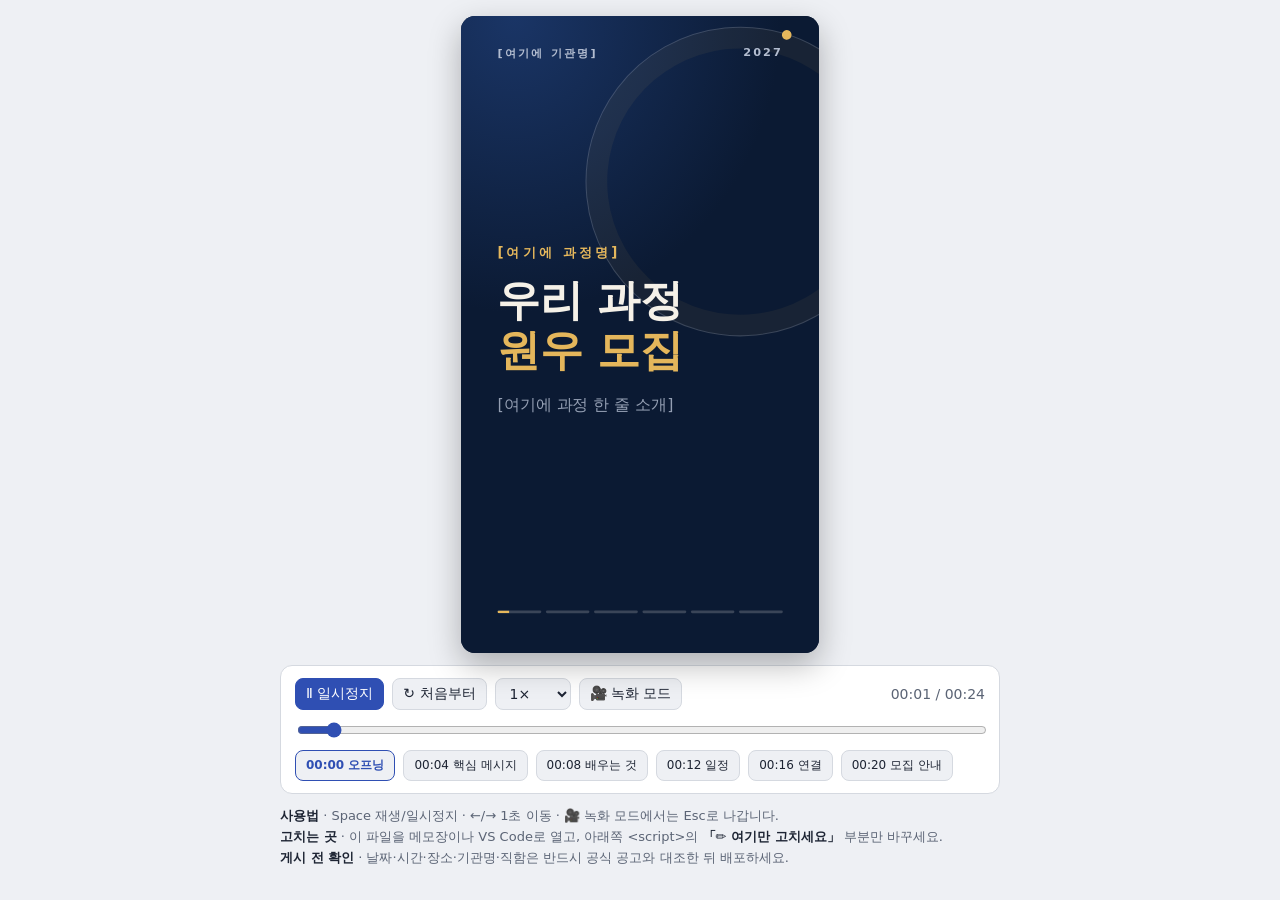
<file: docs/examples/motion-promo-template.html>
<!doctype html>
<html lang="ko">
<head>
<meta charset="utf-8">
<meta name="viewport" content="width=device-width, initial-scale=1">
<title>모션 홍보영상 템플릿</title>
<style>
  /* ===== 색상: 여기 값만 바꾸면 영상 전체 색이 바뀝니다 ===== */
  :root {
    --bg: #0b1a33;        /* 영상 배경(진한 색) */
    --bg2: #1a3566;       /* 영상 배경(밝은 쪽) */
    --ink: #f5f1e8;       /* 영상 글자색 */
    --muted: #b3bdd0;     /* 영상 보조 글자색 */
    --accent: #e6b85c;    /* 강조색 */
    --line: rgba(245, 241, 232, 0.2);

    --ui-bg: #eef0f4;     /* 조작 화면 배경 */
    --ui-panel: #ffffff;
    --ui-ink: #1d2433;
    --ui-muted: #5b6475;
    --ui-line: #d5d9e0;
    --ui-accent: #2f4fb3;
  }
  @media (prefers-color-scheme: dark) {
    :root {
      --ui-bg: #0f1218;
      --ui-panel: #181c25;
      --ui-ink: #e8ebf1;
      --ui-muted: #9aa3b5;
      --ui-line: #2b3240;
      --ui-accent: #8fa8ff;
    }
  }

  * { box-sizing: border-box; }
  html, body { margin: 0; }
  body {
    min-height: 100vh;
    background: var(--ui-bg);
    color: var(--ui-ink);
    font-family: "Pretendard", "Apple SD Gothic Neo", "Malgun Gothic", "Noto Sans KR", system-ui, sans-serif;
    display: flex;
    flex-direction: column;
    align-items: center;
    gap: 12px;
    padding: 16px;
  }

  /* ===== 영상 무대 (1080×1920을 화면 크기에 맞춰 축소) ===== */
  .viewport {
    position: relative;
    overflow: hidden;
    border-radius: 14px;
    box-shadow: 0 12px 32px rgba(0, 0, 0, 0.28);
    background: var(--bg);
    flex: none;
  }
  .stage {
    position: absolute;
    left: 0;
    top: 0;
    width: 1080px;
    height: 1920px;
    transform-origin: 0 0;
    overflow: hidden;
    color: var(--ink);
    background: radial-gradient(120% 75% at 15% 0%, var(--bg2), var(--bg) 62%);
  }
  .orb {
    position: absolute;
    left: 78%;
    top: 26%;
    width: 900px;
    height: 900px;
    border-radius: 50%;
    border: 3px solid var(--line);
    box-shadow: inset 0 0 0 60px rgba(230, 184, 92, 0.06);
  }
  .orb::after {
    content: "";
    position: absolute;
    left: 50%;
    top: -14px;
    width: 28px;
    height: 28px;
    border-radius: 50%;
    background: var(--accent);
  }
  .grid {
    position: absolute;
    inset: -200px 0 0 0;
    background-image: linear-gradient(var(--line) 1px, transparent 1px);
    background-size: 100% 160px;
    opacity: 0.35;
  }
  .brandbar {
    position: absolute;
    left: 110px;
    right: 110px;
    top: 90px;
    display: flex;
    justify-content: space-between;
    font-size: 34px;
    letter-spacing: 0.18em;
    color: var(--muted);
    font-weight: 600;
  }
  .scene {
    position: absolute;
    inset: 0;
    padding: 220px 110px 260px;
    display: flex;
    flex-direction: column;
    justify-content: center;
    gap: 44px;
    visibility: hidden;
  }
  .kicker { font-size: 40px; letter-spacing: 0.22em; color: var(--accent); font-weight: 700; }
  .title { display: flex; flex-direction: column; gap: 6px; }
  .line { font-size: 128px; line-height: 1.12; font-weight: 800; word-break: keep-all; }
  .accent { color: var(--accent); }
  .big { font-size: 260px; line-height: 1; font-weight: 800; color: var(--accent); letter-spacing: -0.02em; }
  .sub { font-size: 48px; line-height: 1.5; color: var(--muted); white-space: pre-line; word-break: keep-all; }
  .items { display: flex; flex-direction: column; gap: 26px; }
  .item {
    display: flex;
    align-items: center;
    gap: 30px;
    font-size: 62px;
    font-weight: 700;
    padding: 30px 40px;
    border: 2px solid var(--line);
    border-radius: 24px;
    background: rgba(255, 255, 255, 0.04);
  }
  .item .num { color: var(--accent); font-size: 44px; font-weight: 800; }
  .progress {
    position: absolute;
    left: 110px;
    right: 110px;
    bottom: 120px;
    display: flex;
    gap: 14px;
  }
  .seg { flex: 1; height: 8px; border-radius: 4px; background: var(--line); overflow: hidden; }
  .seg i { display: block; height: 100%; width: 0; background: var(--accent); }

  /* ===== 조작 패널 ===== */
  .panel {
    width: min(720px, 100%);
    background: var(--ui-panel);
    border: 1px solid var(--ui-line);
    border-radius: 12px;
    padding: 12px 14px;
    display: flex;
    flex-direction: column;
    gap: 10px;
  }
  .row { display: flex; flex-wrap: wrap; align-items: center; gap: 8px; }
  button, select {
    font: inherit;
    font-size: 14px;
    color: var(--ui-ink);
    background: var(--ui-bg);
    border: 1px solid var(--ui-line);
    border-radius: 8px;
    padding: 6px 10px;
    cursor: pointer;
  }
  button:hover, select:hover { border-color: var(--ui-accent); }
  button:focus-visible, select:focus-visible, input:focus-visible { outline: 2px solid var(--ui-accent); outline-offset: 2px; }
  button.primary { background: var(--ui-accent); border-color: var(--ui-accent); color: #fff; }
  .time { font-variant-numeric: tabular-nums; font-size: 14px; color: var(--ui-muted); margin-left: auto; }
  input[type="range"] { width: 100%; accent-color: var(--ui-accent); }
  .scenes button { font-size: 12px; }
  .scenes button.active { border-color: var(--ui-accent); color: var(--ui-accent); font-weight: 700; }
  .notes { width: min(720px, 100%); font-size: 13px; line-height: 1.6; color: var(--ui-muted); }
  .notes b { color: var(--ui-ink); }

  /* ===== 녹화 모드: 조작 패널을 숨기고 영상만 크게 ===== */
  body.record { background: #000; padding: 0; justify-content: center; height: 100vh; }
  body.record .panel, body.record .notes { display: none; }
  body.record .viewport { border-radius: 0; box-shadow: none; }
  .toast {
    position: fixed;
    left: 50%;
    top: 16px;
    transform: translateX(-50%);
    background: rgba(0, 0, 0, 0.75);
    color: #fff;
    font-size: 13px;
    padding: 6px 12px;
    border-radius: 999px;
    opacity: 0;
    transition: opacity 0.3s;
    pointer-events: none;
  }
  .toast.show { opacity: 1; }
</style>
</head>
<body>

<div class="viewport" id="viewport">
  <div class="stage" id="stage">
    <div class="grid" id="grid"></div>
    <div class="orb" id="orb"></div>
    <div class="brandbar"><span id="brandLeft"></span><span id="brandRight"></span></div>
    <div id="scenes"></div>
    <div class="progress" id="progress"></div>
  </div>
</div>

<div class="panel" role="group" aria-label="재생 조작">
  <div class="row">
    <button class="primary" id="playBtn" type="button">Ⅱ 일시정지</button>
    <button id="restartBtn" type="button">↻ 처음부터</button>
    <select id="speedSel" aria-label="재생 속도">
      <option value="0.5">0.5×</option>
      <option value="1" selected>1×</option>
      <option value="1.5">1.5×</option>
      <option value="2">2×</option>
    </select>
    <button id="recordBtn" type="button" title="조작 패널을 숨기고 처음부터 재생합니다. Esc로 나갑니다.">🎥 녹화 모드</button>
    <span class="time" id="timeLabel">00:00 / 00:24</span>
  </div>
  <input type="range" id="seek" min="0" max="24000" step="10" value="0" aria-label="재생 위치">
  <div class="row scenes" id="sceneBtns" aria-label="장면별 바로가기"></div>
</div>

<div class="notes">
  <b>사용법</b> · Space 재생/일시정지 · ←/→ 1초 이동 · 🎥 녹화 모드에서는 Esc로 나갑니다.<br>
  <b>고치는 곳</b> · 이 파일을 메모장이나 VS Code로 열고, 아래쪽 &lt;script&gt;의 <b>「✏️ 여기만 고치세요」</b> 부분만 바꾸세요.<br>
  <b>게시 전 확인</b> · 날짜·시간·장소·기관명·직함은 반드시 공식 공고와 대조한 뒤 배포하세요.
</div>

<div class="toast" id="toast">녹화 모드 · 1초 뒤 처음부터 재생 · Esc로 나가기</div>

<script>
// =====================================================================
// ✏️ 여기만 고치세요
// ---------------------------------------------------------------------
// BRAND_LEFT / BRAND_RIGHT : 영상 맨 위 왼쪽·오른쪽에 계속 보이는 작은 글자
// SCENE_SECONDS            : 장면 하나의 길이(초). 6장면 × 4초 = 24초
// SCENES                   : 장면 목록. 순서대로 재생됩니다.
//   label  : 조작 패널의 장면 버튼 이름 (영상에는 안 나옴)
//   kicker : 제목 위의 작은 글자
//   title  : 큰 제목. 줄을 바꾸려면 \n 을 넣으세요
//   accent : 제목 안에서 강조색으로 칠할 글자 (없으면 "")
//   big    : (선택) 아주 큰 숫자·단어. 예: "18:30"
//   items  : (선택) 01·02·03 번호가 붙는 목록
//   sub    : 제목 아래 설명 글 (없으면 "")
// [여기에 ...] 라고 적힌 곳을 내 내용으로 바꾸면 됩니다.
// =====================================================================
const BRAND_LEFT = "[여기에 기관명]";
const BRAND_RIGHT = "2027";
const SCENE_SECONDS = 4;

const SCENES = [
  {
    label: "오프닝",
    kicker: "[여기에 과정명]",
    title: "우리 과정\n원우 모집",
    accent: "원우 모집",
    sub: "[여기에 과정 한 줄 소개]"
  },
  {
    label: "핵심 메시지",
    kicker: "WHY",
    title: "리더는\n배움을\n멈추지 않는다",
    accent: "배움",
    sub: "[여기에 이 과정이 필요한 이유 한 문장]"
  },
  {
    label: "배우는 것",
    kicker: "WHAT WE LEARN",
    title: "함께 배우는\n세 가지",
    accent: "세 가지",
    items: ["[여기에 주제 1]", "[여기에 주제 2]", "[여기에 주제 3]"],
    sub: ""
  },
  {
    label: "일정",
    kicker: "WHEN",
    big: "18:30",
    title: "매주 [요일]",
    accent: "",
    sub: "[여기에 장소] · [여기에 시작일]"
  },
  {
    label: "연결",
    kicker: "PEOPLE",
    title: "배움이\n연결이 되고\n실행이 되는 곳",
    accent: "실행",
    sub: "[여기에 네트워크·성과 한 줄]"
  },
  {
    label: "모집 안내",
    kicker: "JOIN US",
    title: "지금\n문의하세요",
    accent: "문의",
    sub: "[여기에 연락처 또는 홈페이지]"
  }
];
// ===================== ✏️ 고치는 곳 끝 =====================


// 아래는 재생 장치입니다. 처음에는 고치지 않아도 됩니다.
const ENTER_SEC = 0.6;   // 글자가 나타나는 데 걸리는 시간
const EXIT_SEC = 0.35;   // 장면이 끝날 때 사라지는 시간
const DURATION = SCENES.length * SCENE_SECONDS;
const REDUCED = window.matchMedia("(prefers-reduced-motion: reduce)").matches;
const MOTION = REDUCED ? 0 : 1;

const $ = (id) => document.getElementById(id);
const stage = $("stage");
const viewport = $("viewport");
const orb = $("orb");
const grid = $("grid");
const playBtn = $("playBtn");
const seek = $("seek");
const timeLabel = $("timeLabel");
const speedSel = $("speedSel");
const toast = $("toast");

let time = 0;
let playing = true;
let speed = 1;
let lastNow = null;

function clamp(v, min, max) {
  return Math.min(max, Math.max(min, v));
}
function easeOut(p) {
  return 1 - Math.pow(1 - p, 3);
}
function fmt(sec) {
  const s = Math.floor(sec);
  return String(Math.floor(s / 60)).padStart(2, "0") + ":" + String(s % 60).padStart(2, "0");
}
function el(tag, className, text) {
  const node = document.createElement(tag);
  if (className) node.className = className;
  if (text !== undefined) node.textContent = text;
  return node;
}

// 제목 한 줄을 만들면서 accent 글자만 강조색으로 감쌉니다.
function buildLine(text, accent) {
  const line = el("div", "line");
  const at = accent ? text.indexOf(accent) : -1;
  if (at < 0) {
    line.textContent = text;
    return line;
  }
  line.append(text.slice(0, at), el("span", "accent", accent), text.slice(at + accent.length));
  return line;
}

// ----- 장면 화면 만들기 -----
$("brandLeft").textContent = BRAND_LEFT;
$("brandRight").textContent = BRAND_RIGHT;

const sceneEls = SCENES.map((s) => {
  const box = el("section", "scene");
  let at = 0.15;
  const add = (node, gap) => {
    node.dataset.in = at.toFixed(2);
    box.appendChild(node);
    at += gap;
  };
  if (s.kicker) add(el("div", "kicker", s.kicker), 0.2);
  if (s.big) add(el("div", "big", s.big), 0.25);
  const title = el("div", "title");
  box.appendChild(title);
  String(s.title || "").split("\n").forEach((t) => {
    const line = buildLine(t, s.accent);
    line.dataset.in = at.toFixed(2);
    title.appendChild(line);
    at += 0.22;
  });
  if (s.items && s.items.length) {
    const list = el("div", "items");
    box.appendChild(list);
    s.items.forEach((t, i) => {
      const item = el("div", "item");
      item.append(el("span", "num", String(i + 1).padStart(2, "0")), el("span", "", t));
      item.dataset.in = (at + 0.1).toFixed(2);
      list.appendChild(item);
      at += 0.3;
    });
  }
  if (s.sub) add(el("div", "sub", s.sub), 0);
  $("scenes").appendChild(box);
  return box;
});

const segFills = SCENES.map(() => {
  const seg = el("div", "seg");
  const fill = el("i");
  seg.appendChild(fill);
  $("progress").appendChild(seg);
  return fill;
});

const sceneBtns = SCENES.map((s, i) => {
  const b = el("button", "", fmt(i * SCENE_SECONDS) + " " + s.label);
  b.type = "button";
  b.addEventListener("click", () => jump(i * SCENE_SECONDS + 0.001));
  $("sceneBtns").appendChild(b);
  return b;
});

seek.max = String(DURATION * 1000);

// ----- 한 순간(time초)의 화면 그리기 -----
function render(t) {
  const idx = Math.min(SCENES.length - 1, Math.floor(t / SCENE_SECONDS));
  sceneEls.forEach((box, i) => {
    const on = i === idx;
    box.style.visibility = on ? "visible" : "hidden";
    if (!on) return;
    const local = t - i * SCENE_SECONDS;
    const isLast = i === SCENES.length - 1;
    const exit = isLast ? 0 : clamp((local - (SCENE_SECONDS - EXIT_SEC)) / EXIT_SEC, 0, 1);
    box.querySelectorAll("[data-in]").forEach((node) => {
      const p = easeOut(clamp((local - Number(node.dataset.in)) / ENTER_SEC, 0, 1));
      const dy = ((1 - p) * 70 - exit * 40) * MOTION;
      node.style.opacity = String(p * (1 - exit));
      node.style.transform = "translateY(" + dy.toFixed(1) + "px)";
    });
  });

  orb.style.transform =
    "translate(-50%, -50%) rotate(" + (t * 15 * MOTION).toFixed(2) + "deg) scale(" +
    (1 + 0.05 * Math.sin(t * 0.8) * MOTION).toFixed(3) + ")";
  grid.style.transform = "translateY(" + ((t * 40 * MOTION) % 160).toFixed(1) + "px)";

  segFills.forEach((f, i) => {
    f.style.width = clamp((t - i * SCENE_SECONDS) / SCENE_SECONDS, 0, 1) * 100 + "%";
  });

  seek.value = String(Math.round(t * 1000));
  timeLabel.textContent = fmt(t) + " / " + fmt(DURATION);
  sceneBtns.forEach((b, i) => b.classList.toggle("active", i === idx));
}

// ----- 재생 조작 -----
function setPlaying(v) {
  if (v && time >= DURATION) time = 0;
  playing = v;
  playBtn.textContent = v ? "Ⅱ 일시정지" : "▶ 재생";
}
function jump(t) {
  time = clamp(t, 0, DURATION);
  render(time);
}

function tick(now) {
  if (lastNow === null) lastNow = now;
  const dt = (now - lastNow) / 1000;
  lastNow = now;
  if (playing) {
    time += dt * speed;
    if (time >= DURATION) {
      time = DURATION;
      setPlaying(false);
    }
  }
  render(time);
  requestAnimationFrame(tick);
}

playBtn.addEventListener("click", () => setPlaying(!playing));
$("restartBtn").addEventListener("click", () => {
  jump(0);
  setPlaying(true);
});
speedSel.addEventListener("change", () => {
  speed = Number(speedSel.value);
});
seek.addEventListener("input", () => jump(Number(seek.value) / 1000));

$("recordBtn").addEventListener("click", () => {
  document.body.classList.add("record");
  fit();
  jump(0);
  setPlaying(false);
  toast.classList.add("show");
  setTimeout(() => toast.classList.remove("show"), 900);
  setTimeout(() => setPlaying(true), 1000);
});

document.addEventListener("keydown", (e) => {
  if (e.key === "Escape" && document.body.classList.contains("record")) {
    document.body.classList.remove("record");
    fit();
    return;
  }
  const tag = e.target && e.target.tagName;
  if (e.key === " " && tag !== "SELECT" && tag !== "INPUT") {
    e.preventDefault();
    setPlaying(!playing);
  } else if (e.key === "ArrowRight" && tag !== "INPUT") {
    e.preventDefault();
    jump(time + 1);
  } else if (e.key === "ArrowLeft" && tag !== "INPUT") {
    e.preventDefault();
    jump(time - 1);
  }
});

// ----- 창 크기에 맞춰 1080×1920 무대를 축소 -----
function fit() {
  const rec = document.body.classList.contains("record");
  const panelH = rec ? 0 : document.querySelector(".panel").offsetHeight + document.querySelector(".notes").offsetHeight + 72;
  const availW = window.innerWidth - (rec ? 0 : 32);
  const availH = window.innerHeight - panelH;
  const s = Math.max(0.16, Math.min(availW / 1080, availH / 1920));
  viewport.style.width = 1080 * s + "px";
  viewport.style.height = 1920 * s + "px";
  stage.style.transform = "scale(" + s + ")";
}
window.addEventListener("resize", fit);

fit();
render(0);
requestAnimationFrame(tick);
</script>
</body>
</html>
</file>
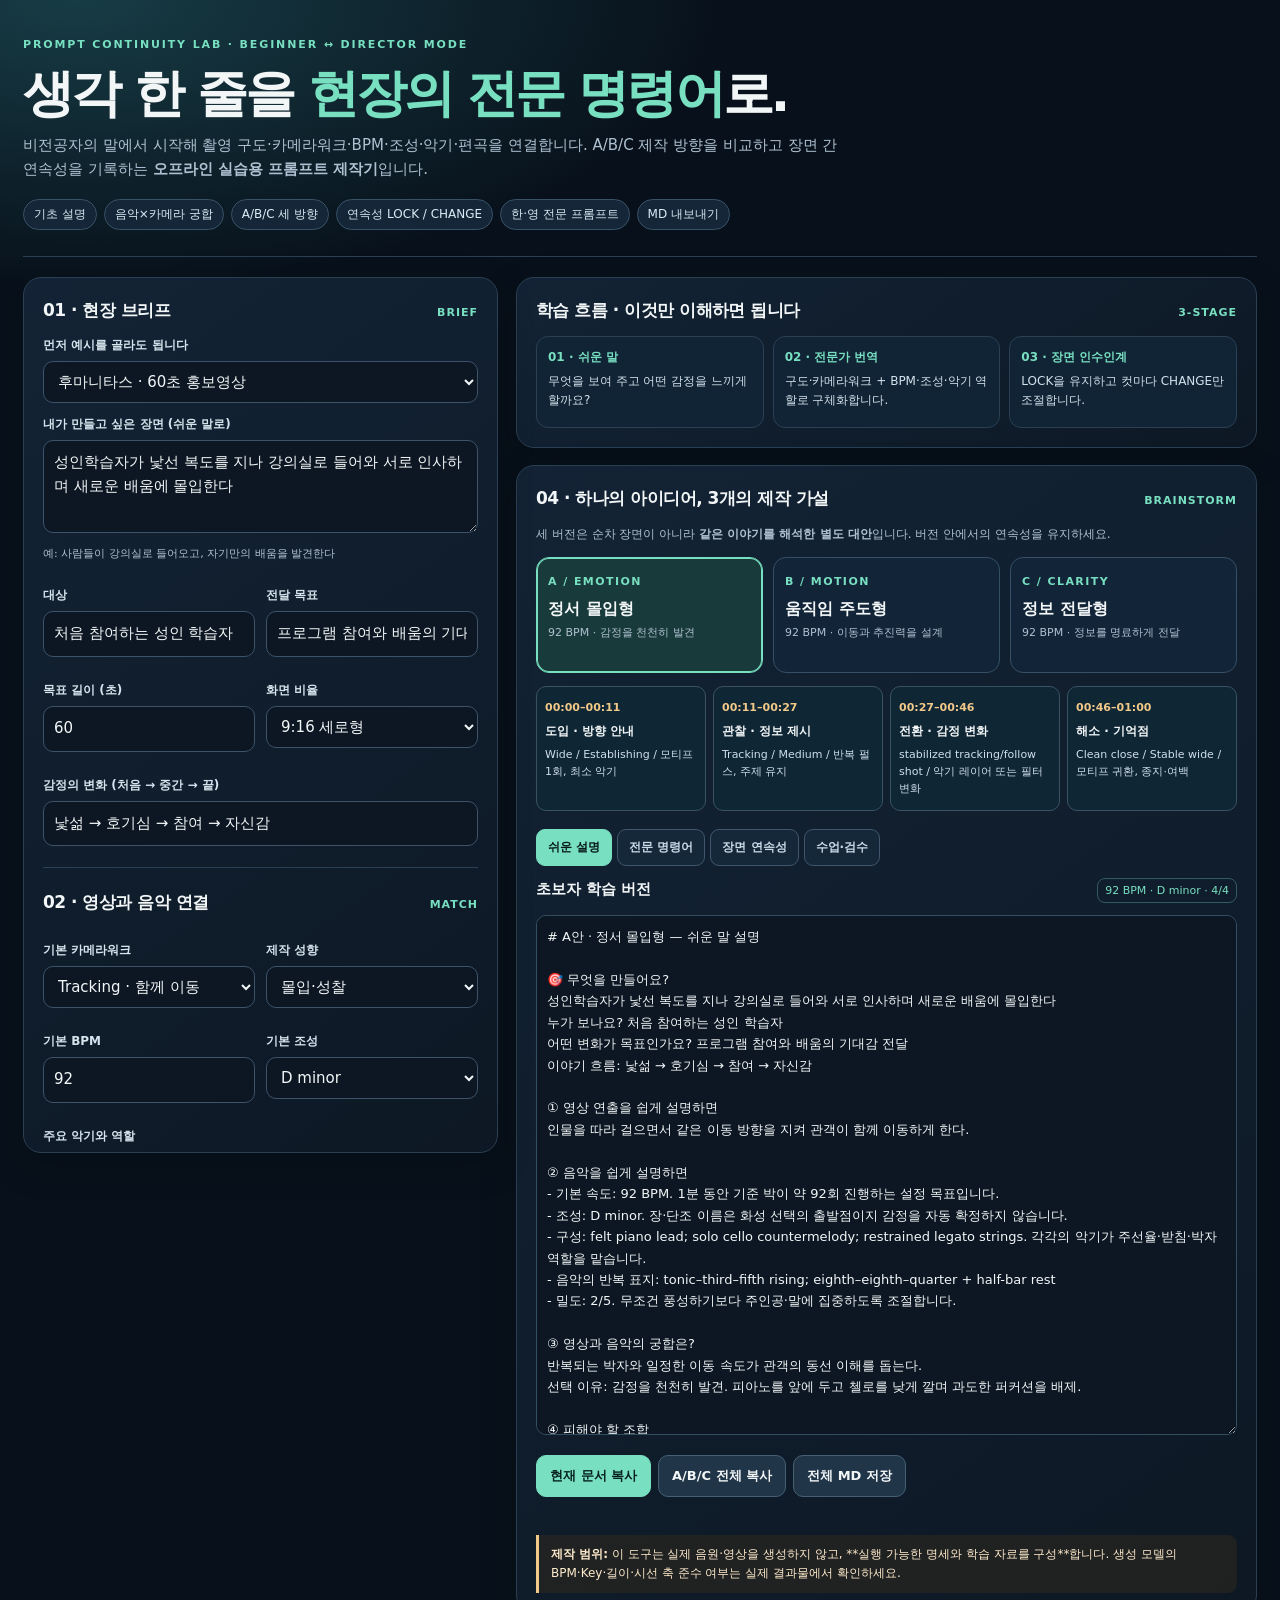
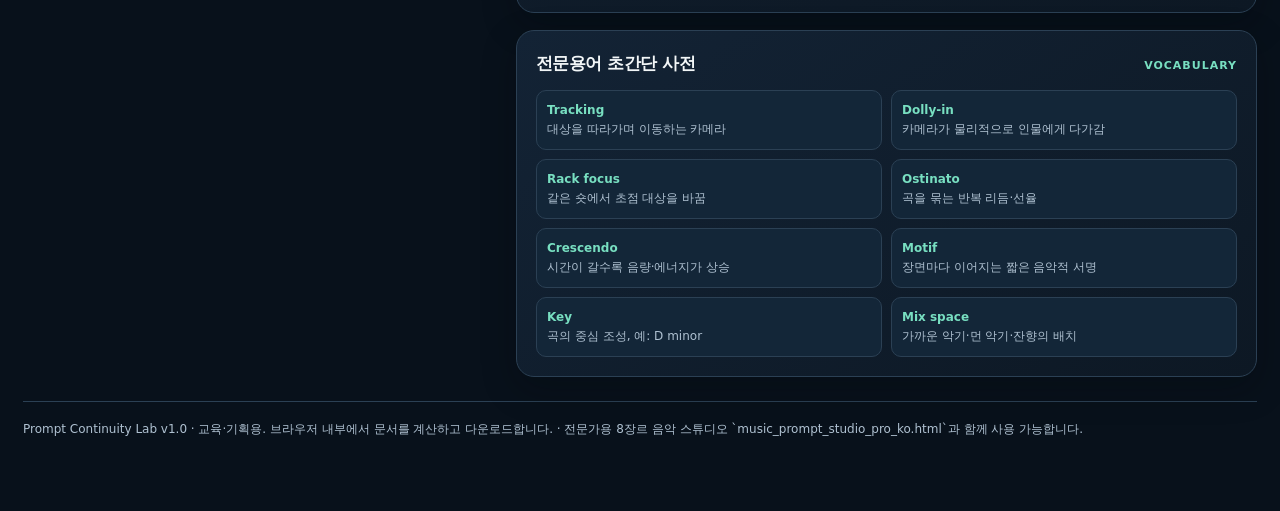
<file: docs/examples/prompt-continuity-lab.html>
<!doctype html>
<html lang="ko"><head><meta charset="utf-8"><meta name="viewport" content="width=device-width,initial-scale=1"><title>Prompt Continuity Lab · 비전공자와 전문가를 위한 실전 제작실</title>
<style>
:root{--bg:#08111b;--panel:#101d2a;--panel2:#142536;--line:#2b4054;--text:#f2f6f7;--muted:#afc1d1;--mint:#78dfc1;--gold:#f3c989;--pink:#b0a5fb}*{box-sizing:border-box}html{scroll-behavior:smooth}body{margin:0;background:radial-gradient(ellipse 920px 410px at 6% 0%,#173c45,transparent 70%),var(--bg);font:15px/1.58 system-ui,-apple-system,"Apple SD Gothic Neo","Malgun Gothic",sans-serif;color:var(--text)}button,input,textarea,select{font:inherit}button{cursor:pointer}a{color:var(--mint)}.shell{max-width:1470px;margin:auto;padding:24px 23px 72px}header{padding:12px 0 26px;border-bottom:1px solid var(--line)}.eyebrow{font-weight:800;text-transform:uppercase;letter-spacing:.17em;color:var(--mint);font-size:11px}h1{font-size:clamp(29px,4vw,54px);letter-spacing:-.057em;line-height:1.11;margin:12px 0}h1 em{font-style:normal;color:var(--mint)}.lede{color:var(--muted);max-width:820px;font-size:15px;margin:0}.pills{display:flex;flex-wrap:wrap;gap:7px;margin-top:17px}.pill{font-size:12px;color:#daecf4;border:1px solid #385267;background:#142637;border-radius:99px;padding:5px 10px}.layout{display:grid;grid-template-columns:minmax(310px,475px) minmax(0,1fr);gap:18px;align-items:start;margin-top:20px}.panel{background:linear-gradient(145deg,#132335,#0d1824);border:1px solid var(--line);border-radius:18px;padding:19px;box-shadow:0 12px 34px #01080d44}.controls{position:sticky;top:12px;max-height:calc(100vh - 24px);overflow-y:auto}.head{display:flex;justify-content:space-between;align-items:baseline;gap:10px;margin-bottom:13px}.head h2{font-size:17px;margin:0;letter-spacing:-.03em}.head span{font-size:11px;letter-spacing:.09em;color:var(--mint);font-weight:700}.field{margin:12px 0}.field label{display:block;font-weight:700;margin-bottom:6px;font-size:12px;color:#d6e4ed}.field small{color:var(--muted);font-size:11px;display:block;margin-top:4px}input,select,textarea{width:100%;min-width:0;border:1px solid #3c536a;color:var(--text);background:#0c1723;border-radius:10px;padding:10px;outline:none}input:focus,select:focus,textarea:focus{border-color:var(--mint);box-shadow:0 0 0 2px #78dfc12a}textarea{resize:vertical;min-height:75px}select{padding-right:24px}.pair{display:grid;grid-template-columns:1fr 1fr;gap:11px}.divider{height:1px;background:var(--line);margin:21px 0}.sliderline{display:flex;justify-content:space-between;align-items:center;margin-bottom:7px}.sliderline label{margin:0}.sliderline output{font-size:12px;color:var(--mint);font-weight:900}.field input[type=range]{padding:0;accent-color:var(--mint);border:0;box-shadow:none}.check{display:flex;gap:10px;align-items:center;font-size:13px;margin:10px 0;color:#d7e9f1}.check input{width:16px;height:16px;accent-color:var(--mint)}.cta{display:flex;gap:7px;flex-wrap:wrap}.btn{border-radius:10px;border:1px solid #466074;background:#213548;color:var(--text);padding:10px 13px;font-size:13px;font-weight:800}.btn.primary{background:var(--mint);color:#08231f;border-color:var(--mint)}.btn:hover{filter:brightness(1.12)}.btn:focus-visible,.tab:focus-visible,.take:focus-visible{outline:3px solid var(--gold);outline-offset:2px}.status{color:var(--mint);font-size:12px;min-height:20px;margin-top:6px}.stack{display:grid;gap:17px}.introstrip{display:grid;grid-template-columns:1fr 1fr 1fr;gap:9px}.step{border:1px solid var(--line);border-radius:12px;padding:11px;background:#102436;min-height:92px}.step strong{display:block;color:var(--mint);font-size:12px}.step p{margin:5px 0 0;font-size:12px;color:#d4e1ea}.subhead{font-size:12px;color:var(--muted);margin:3px 0 13px}.takes{display:grid;grid-template-columns:repeat(3,minmax(0,1fr));gap:10px}.take{background:#122538;border:1px solid #354f65;border-radius:13px;text-align:left;padding:15px 11px;min-height:116px;display:flex;flex-direction:column;gap:5px;color:var(--text)}.take strong{font-size:16px}.take small{font-size:11px;color:var(--muted);line-height:1.35}.take .takeid{font-size:11px;color:var(--mint);letter-spacing:.13em;font-weight:800}.take.selected{background:#193a3a;border-color:var(--mint);box-shadow:0 0 0 1px var(--mint) inset}.tabs{display:flex;gap:5px;flex-wrap:wrap;margin:16px 0 12px}.tab{border:1px solid #40566c;background:#15283a;border-radius:9px;padding:8px 11px;color:#c9d9e6;font-weight:750;font-size:12px}.tab.on{color:#071c1a;background:var(--mint);border-color:var(--mint)}.prompt{width:100%;min-height:520px;max-height:1100px;font-size:13px;line-height:1.65;border-color:#344e61;white-space:pre-wrap}.ribbon{display:flex;align-items:center;gap:8px;flex-wrap:wrap;justify-content:space-between;margin:0 0 12px}.ribbon h3{margin:0;font-size:15px}.ribbon .tag{border:1px solid #345a61;color:var(--mint);border-radius:8px;font-size:11px;padding:3px 7px}.timeline{display:grid;grid-template-columns:repeat(4,minmax(0,1fr));gap:7px;margin:13px 0 18px}.scene{border:1px solid #395264;border-radius:10px;background:#0f2635;padding:12px 8px}.scene .time{color:var(--gold);font-size:11px;font-weight:900}.scene strong{font-size:12px;display:block;margin:5px 0}.scene p{font-size:11px;color:#cfdfec;margin:0}.warning{border-left:3px solid var(--gold);background:#30291d88;padding:10px 12px;border-radius:0 9px 9px 0;color:#ffebcc;font-size:12px;margin-top:12px}.vocab{display:grid;grid-template-columns:repeat(2,1fr);gap:9px}.vocab div{background:#132638;border:1px solid var(--line);border-radius:10px;padding:10px;font-size:12px}.vocab strong{color:var(--mint)}.vocab span{color:var(--muted);display:block}.foot{color:var(--muted);font-size:12px;line-height:1.65;border-top:1px solid var(--line);margin-top:24px;padding-top:18px}@media(max-width:1100px){.layout{grid-template-columns:minmax(290px,390px) minmax(0,1fr)}.controls{position:static;max-height:none}.introstrip{grid-template-columns:1fr}}@media(max-width:800px){.layout{grid-template-columns:1fr}.shell{padding:16px 11px 44px}.pair{gap:8px}.introstrip{grid-template-columns:1fr 1fr 1fr}.takes{grid-template-columns:1fr 1fr 1fr}.take{padding:11px 7px;min-height:126px}.take strong{font-size:13px}.take small{font-size:10px}.timeline{grid-template-columns:1fr 1fr}.vocab{grid-template-columns:1fr 1fr}.prompt{min-height:430px}}@media(max-width:420px){.introstrip{grid-template-columns:1fr}.takes{grid-template-columns:1fr}.take{min-height:75px}.vocab{grid-template-columns:1fr}.pair{grid-template-columns:1fr 1fr}}
</style></head><body><div class="shell">
<header><div class="eyebrow">Prompt Continuity Lab · Beginner ↔ Director Mode</div><h1>생각 한 줄을 <em>현장의 전문 명령어</em>로.</h1><p class="lede">비전공자의 말에서 시작해 촬영 구도·카메라워크·BPM·조성·악기·편곡을 연결합니다. A/B/C 제작 방향을 비교하고 장면 간 연속성을 기록하는 <strong>오프라인 실습용 프롬프트 제작기</strong>입니다.</p><div class="pills"><span class="pill">기초 설명</span><span class="pill">음악×카메라 궁합</span><span class="pill">A/B/C 세 방향</span><span class="pill">연속성 LOCK / CHANGE</span><span class="pill">한·영 전문 프롬프트</span><span class="pill">MD 내보내기</span></div></header>
<div class="layout"><section class="panel controls" aria-label="기획 입력">
<div class="head"><h2>01 · 현장 브리프</h2><span>BRIEF</span></div>
<div class="field"><label for="preset">먼저 예시를 골라도 됩니다</label><select id="preset"><option value="humanitas">후마니타스 · 60초 홍보영상</option><option value="sport">특수체육 · 45초 동작 시범</option><option value="documentary">인물 다큐 · 30초 발견</option><option value="brand">브랜드 소개 · 30초 광고</option><option value="custom">직접 작성</option></select></div>
<div class="field"><label for="idea">내가 만들고 싶은 장면 (쉬운 말로)</label><textarea id="idea" rows="3"></textarea><small>예: 사람들이 강의실로 들어오고, 자기만의 배움을 발견한다</small></div>
<div class="pair"><div class="field"><label for="audience">대상</label><input id="audience" type="text"></div><div class="field"><label for="purpose">전달 목표</label><input id="purpose" type="text"></div></div>
<div class="pair"><div class="field"><label for="duration">목표 길이 (초)</label><input type="number" min="10" max="300" step="1" id="duration" value="60"></div><div class="field"><label for="ratio">화면 비율</label><select id="ratio"><option value="9:16">9:16 세로형</option><option value="16:9">16:9 가로형</option><option value="1:1">1:1 정방형</option></select></div></div>
<div class="field"><label for="arc">감정의 변화 (처음 → 중간 → 끝)</label><input type="text" id="arc"></div>
<div class="divider"></div><div class="head"><h2>02 · 영상과 음악 연결</h2><span>MATCH</span></div>
<div class="pair"><div class="field"><label for="camera">기본 카메라워크</label><select id="camera"><option value="tracking">Tracking · 함께 이동</option><option value="dolly">Dolly-in · 다가감</option><option value="rack">Rack focus · 주목 대상 이동</option><option value="handheld">Handheld · 현장감</option><option value="drone">Drone reveal · 공간 공개</option><option value="dutch">Dutch angle · 불안·긴장</option><option value="static">Locked-off · 정적</option><option value="orbit">Orbit · 관점 변화</option></select></div><div class="field"><label for="mood">제작 성향</label><select id="mood"><option value="immersive">몰입·성찰</option><option value="dynamic">움직임·활력</option><option value="clear">설명·학습</option><option value="cinematic">시네마틱·서사</option></select></div></div>
<div class="pair"><div class="field"><label for="bpm">기본 BPM</label><input id="bpm" type="number" min="40" max="200" value="92"></div><div class="field"><label for="key">기본 조성</label><select id="key"><option>D minor</option><option>A minor</option><option>C major</option><option>E minor</option><option>G major</option><option>F major</option><option>B minor</option><option>Bb major</option></select></div></div>
<div class="field"><label for="instruments">주요 악기와 역할</label><input id="instruments" type="text" placeholder="예: felt piano lead; legato cello; low strings"></div>
<div class="field"><div class="sliderline"><label for="density">리듬·악기 밀도</label><output id="densityLabel">3 / 5</output></div><input id="density" type="range" min="1" max="5" value="3"><small>1: 내레이션·설명에 유리 / 5: 강한 추진력·복잡한 편곡</small></div>
<div class="field"><div class="sliderline"><label for="tension">정서적 긴장도</label><output id="tensionLabel">40 / 100</output></div><input id="tension" type="range" min="0" max="100" value="40"></div>
<div class="field"><label for="avoid">반드시 피할 것 (Negative)</label><input id="avoid" type="text" value="no vocals, no excessive risers, no abrupt BPM change"></div>
<div class="divider"></div><div class="head"><h2>03 · 연속성 유지</h2><span>CONTINUITY</span></div>
<div class="field"><label for="motif">고정 3음 모티프</label><input id="motif" value="tonic–third–fifth rising; eighth–eighth–quarter + half-bar rest"><small>각 조성에서 1도→3도→5도 상승형. 동일 음높이가 아닌 형태·리듬을 유지합니다.</small></div>
<div class="pair"><div class="field"><label for="direction">진행 방향</label><select id="direction"><option value="left-to-right">화면 좌→우</option><option value="right-to-left">화면 우→좌</option><option value="forward">카메라 쪽으로</option><option value="static">정적·방향 없음</option></select></div><div class="field"><label for="light">빛·색감 기준</label><input id="light" value="soft warm daylight"></div></div>
<label class="check"><input id="lockbpm" type="checkbox" checked> A/B/C 비교에서도 BPM을 유지 (장르·악기 중심 비교)</label>
<div class="cta"><button id="generate" class="btn primary">결과 새로 구성</button><button id="reset" class="btn">기본값</button></div><div class="status" id="status" role="status" aria-live="polite"></div>
</section>
<main class="stack">
<section class="panel"><div class="head"><h2>학습 흐름 · 이것만 이해하면 됩니다</h2><span>3-STAGE</span></div><div class="introstrip"><div class="step"><strong>01 · 쉬운 말</strong><p>무엇을 보여 주고 어떤 감정을 느끼게 할까요?</p></div><div class="step"><strong>02 · 전문가 번역</strong><p>구도·카메라워크 + BPM·조성·악기 역할로 구체화합니다.</p></div><div class="step"><strong>03 · 장면 인수인계</strong><p>LOCK을 유지하고 컷마다 CHANGE만 조절합니다.</p></div></div></section>
<section class="panel"><div class="head"><h2>04 · 하나의 아이디어, 3개의 제작 가설</h2><span>BRAINSTORM</span></div><p class="subhead">세 버전은 순차 장면이 아니라 <strong>같은 이야기를 해석한 별도 대안</strong>입니다. 버전 안에서의 연속성을 유지하세요.</p><div class="takes" id="takes"><button class="take selected" data-take="0"><span class="takeid">A / EMOTION</span><strong>정서 몰입형</strong><small>내면·시선·잔향에 집중</small></button><button class="take" data-take="1"><span class="takeid">B / MOTION</span><strong>움직임 주도형</strong><small>리듬·추적·전개에 집중</small></button><button class="take" data-take="2"><span class="takeid">C / CLARITY</span><strong>정보 전달형</strong><small>음성·학습·정확성에 집중</small></button></div><div class="timeline" id="timeline" aria-label="장면 타임라인"></div><div class="tabs" role="tablist" aria-label="산출물 전환"><button data-tab="easy" class="tab on" role="tab" aria-selected="true">쉬운 설명</button><button data-tab="pro" class="tab" role="tab" aria-selected="false">전문 명령어</button><button data-tab="sequence" class="tab" role="tab" aria-selected="false">장면 연속성</button><button data-tab="class" class="tab" role="tab" aria-selected="false">수업·검수</button></div><div class="ribbon"><h3 id="resultTitle">쉬운 설명</h3><span class="tag" id="techSpecs">92 BPM · D minor</span></div><textarea id="result" class="prompt" spellcheck="false" aria-label="현재 산출물; 직접 수정 후 복사 가능"></textarea><div class="cta" style="margin-top:12px"><button id="copyCurrent" class="btn primary">현재 문서 복사</button><button id="copyAll" class="btn">A/B/C 전체 복사</button><button id="download" class="btn">전체 MD 저장</button></div><p class="status" id="copyStatus" role="status" aria-live="polite"></p><div class="warning"><strong>제작 범위:</strong> 이 도구는 실제 음원·영상을 생성하지 않고, **실행 가능한 명세와 학습 자료를 구성**합니다. 생성 모델의 BPM·Key·길이·시선 축 준수 여부는 실제 결과물에서 확인하세요.</div></section>
<section class="panel"><div class="head"><h2>전문용어 초간단 사전</h2><span>VOCABULARY</span></div><div class="vocab"><div><strong>Tracking</strong><span>대상을 따라가며 이동하는 카메라</span></div><div><strong>Dolly-in</strong><span>카메라가 물리적으로 인물에게 다가감</span></div><div><strong>Rack focus</strong><span>같은 숏에서 초점 대상을 바꿈</span></div><div><strong>Ostinato</strong><span>곡을 묶는 반복 리듬·선율</span></div><div><strong>Crescendo</strong><span>시간이 갈수록 음량·에너지가 상승</span></div><div><strong>Motif</strong><span>장면마다 이어지는 짧은 음악적 서명</span></div><div><strong>Key</strong><span>곡의 중심 조성, 예: D minor</span></div><div><strong>Mix space</strong><span>가까운 악기·먼 악기·잔향의 배치</span></div></div></section>
</main></div><footer class="foot">Prompt Continuity Lab v1.0 · 교육·기획용. 브라우저 내부에서 문서를 계산하고 다운로드합니다. · 전문가용 8장르 음악 스튜디오 `music_prompt_studio_pro_ko.html`과 함께 사용 가능합니다.</footer>
</div><script>
'use strict';
const $=id=>document.getElementById(id);
const PRESETS={humanitas:{idea:'성인학습자가 낯선 복도를 지나 강의실로 들어와 서로 인사하며 새로운 배움에 몰입한다',audience:'처음 참여하는 성인 학습자',purpose:'프로그램 참여와 배움의 기대감 전달',duration:60,ratio:'9:16',arc:'낯섦 → 호기심 → 참여 → 자신감',camera:'tracking',mood:'immersive',bpm:92,key:'D minor',instruments:'felt piano lead; legato solo cello; low strings',density:3,tension:40},sport:{idea:'학생이 기본 발 스텝을 관찰하고 시범을 따라 하며 올바른 자세를 완성한다',audience:'특수체육 수업 참여 학생 및 예비교사',purpose:'안전하고 이해하기 쉬운 동작 시범',duration:45,ratio:'9:16',arc:'준비 → 관찰 → 수행 → 피드백',camera:'tracking',mood:'clear',bpm:100,key:'G major',instruments:'muted acoustic guitar pulse; soft kick; rounded bass',density:2,tension:25},documentary:{idea:'분주한 도시 한가운데서 한 인물이 자신의 감정에 집중하고 결심한다',audience:'짧은 인물 다큐 시청자',purpose:'인물 내면과 변화의 순간 전달',duration:30,ratio:'16:9',arc:'혼란 → 멈춤 → 발견 → 결심',camera:'handheld',mood:'immersive',bpm:76,key:'A minor',instruments:'felt piano lead; quiet legato cello; soft room texture',density:2,tension:55},brand:{idea:'하나의 아이디어가 팀의 실행과 고객의 경험으로 이어진다',audience:'브랜드 소개 영상 시청자',purpose:'신뢰와 실행력 각인',duration:30,ratio:'16:9',arc:'문제 → 아이디어 → 실행 → 신뢰',camera:'dolly',mood:'cinematic',bpm:100,key:'C major',instruments:'warm piano lead; light strings; soft tom percussion',density:3,tension:35}};
const CAMERAS={tracking:{easy:'인물을 따라 걸으면서 같은 이동 방향을 지켜 관객이 함께 이동하게 한다.',pro:'stabilized tracking/follow shot, medium-wide to medium, preserve screen direction and eyeline',music:'steady eighth-note ostinato and consistent walking pulse',why:'반복되는 박자와 일정한 이동 속도가 관객의 동선 이해를 돕는다.',risk:'빠른 카메라 + 촘촘한 하이햇을 동시에 쓰면 과부하 가능'},dolly:{easy:'카메라가 인물에게 천천히 다가가 중요한 결심이나 감정을 드러낸다.',pro:'slow physical dolly-in, medium shot to close-up, no sudden zoom substitute',music:'restrained gradual crescendo; simplify texture before the visual peak',why:'시야가 좁아지며 관심이 집중되고 음악 에너지가 결정적 순간을 강조한다.',risk:'연속 줌과 과한 스웰은 감정 표현을 과장할 수 있음'},rack:{easy:'손의 움직임에서 얼굴로 초점을 옮겨 무엇이 중요한지 알려준다.',pro:'controlled rack focus foreground detail to subject face over 2 seconds',music:'same motif, soft low-pass filter opening or timbral handoff',why:'초점이 옮겨가는 순간 악기의 전면 역할도 바뀌어 관심 대상을 명확히 한다.',risk:'초점 변화와 전체 조성·악기 급변을 동시에 쓰면 연속성 저하'},handheld:{easy:'약간의 손떨림으로 현장에서 가까이 함께 있는 듯한 느낌을 만든다.',pro:'restrained handheld medium close-up with readable subject and controlled sway',music:'sparse dry pulse with restrained transient attack',why:'화면의 불규칙성을 음악의 안정적 펄스가 받쳐준다.',risk:'격한 흔들림 + 빠른 폴리리듬은 시청 피로 가능'},drone:{easy:'위에서 공간을 보여 주며 장소와 사람들의 규모를 한눈에 드러낸다.',pro:'ascending aerial wide reveal, hold a clear horizon and gradual spatial opening',music:'sustained pad, strings gradually widening, controlled hall reverb',why:'수직적·공간적 개방감에 맞춰 악기 음역과 공간을 넓힌다.',risk:'드론 등장마다 불필요한 대형 드롭을 쓰는 클리셰'},dutch:{easy:'화면 수평을 살짝 기울여 불안하거나 다른 시각을 암시한다.',pro:'subtle 8–12-degree Dutch tilt with an intentional off-center focal point',music:'tonic pedal point and suspended harmony with delayed resolution',why:'시각적 균형 상실을 화성적 불안정과 맞춘다.',risk:'기울기·왜곡·불협을 모두 극단화하면 피로'},static:{easy:'카메라를 고정해 인물·말·표정 자체를 돋보이게 한다.',pro:'locked-off composed medium shot or symmetrical wide with consistent headroom',music:'spacious sustained notes, sparse piano motif, few percussion accents',why:'움직임을 줄여 설명과 인물 관찰에 집중한다.',risk:'정적인 숏에 지나치게 많은 리듬 변화를 넣으면 산만함'},orbit:{easy:'인물 주위를 부드럽게 돌아 관계의 변화를 보여준다.',pro:'smooth arc/orbit shot maintaining the subject as pivot; avoid crossing eyeline unintentionally',music:'circular arpeggio pattern with a 4–8-bar harmonic shift',why:'반복된 선율이 회전 동작의 예측 가능성을 만들고 화성 변화가 시점 전환을 준다.',risk:'긴 오빗과 똑같은 코드의 반복은 단조로움'}};
const TAKES=[{id:'A',title:'정서 몰입형',en:'EMOTIONAL',camera:'dolly',genre:'minimal neo-classical cinematic',mode:'감정을 천천히 발견',notes:'피아노를 앞에 두고 첼로를 낮게 깔며 과도한 퍼커션을 배제',instrument:'felt piano lead; solo cello countermelody; restrained legato strings',shift:-12,density:-1},{id:'B',title:'움직임 주도형',en:'MOTION',camera:'tracking',genre:'cinematic rhythmic pulse',mode:'이동과 추진력을 설계',notes:'반복 오스티나토와 소프트 킥으로 이동을 지지하고 컷마다 박자는 유지',instrument:'pulsing muted guitar or pluck synth; round bass; soft kick',shift:16,density:1},{id:'C',title:'정보 전달형',en:'CLARITY',camera:'static',genre:'minimal documentary ambient',mode:'정보를 명료하게 전달',notes:'간결한 말렛·패드만 두고 내레이션의 중역을 비운다',instrument:'soft mallet synth lead; warm low pad; subtle bass drone',shift:-18,density:-1}];
let state={take:0,tab:'easy'};
const PROJECT_KEYS=['idea','audience','purpose','duration','ratio','arc','camera','mood','bpm','key','instruments','density','tension'];
function setPreset(){const v=$('preset').value;if(v==='custom')return;const d=PRESETS[v];PROJECT_KEYS.forEach(k=>{if(d[k]!==undefined)$(k).value=d[k]});$('lockbpm').checked=true;setLabels();render()}
function clean(v){return String(v==null?'':v).trim()}
function base(){return {idea:clean($('idea').value)||'(장면 입력 필요)',audience:clean($('audience').value)||'대상 미정',purpose:clean($('purpose').value)||'목표 미정',duration:Math.min(300,Math.max(10,Number($('duration').value)||60)),ratio:$('ratio').value,arc:clean($('arc').value)||'시작 → 변화 → 끝',camera:$('camera').value,mood:$('mood').value,bpm:Math.min(200,Math.max(40,Number($('bpm').value)||92)),key:$('key').value,instruments:clean($('instruments').value)||'felt piano lead; restrained strings',density:Number($('density').value),tension:Number($('tension').value),avoid:clean($('avoid').value)||'no abrupt genre drift',motif:clean($('motif').value)||'tonic–third–fifth rising',direction:$('direction').value,light:clean($('light').value)||'consistent soft daylight',lockbpm:$('lockbpm').checked}}
function model(index){const b=base(),t=TAKES[index];const bpm=b.lockbpm?b.bpm:Math.min(200,Math.max(40,b.bpm+t.shift));let camera=index===0?b.camera:index===1?(b.camera==='tracking'?'handheld':'tracking'):(b.camera==='static'?'rack':'static');const music=index===0?t.instrument:index===1?t.instrument:t.instrument;return {...b,t,bpm,camera,cam:CAMERAS[camera],density:Math.max(1,Math.min(5,b.density+t.density)),music}}
function seconds(s){const x=Math.round(s);return String(Math.floor(x/60)).padStart(2,'0')+':'+String(x%60).padStart(2,'0')}
function parts(d){const ends=[0,.18,.45,.76,1].map(x=>Math.round(d.duration*x));const c=d.cam;return [{time:`${seconds(ends[0])}–${seconds(ends[1])}`,title:'도입 · 방향 안내',shot:'Wide / Establishing',score:'모티프 1회, 최소 악기'},{time:`${seconds(ends[1])}–${seconds(ends[2])}`,title:'관찰 · 정보 제시',shot:d.camera==='tracking'?'Tracking / Medium':'Medium / Insert',score:'반복 펄스, 주제 유지'},{time:`${seconds(ends[2])}–${seconds(ends[3])}`,title:'전환 · 감정 변화',shot:c.pro.split(',')[0],score:'악기 레이어 또는 필터 변화'},{time:`${seconds(ends[3])}–${seconds(ends[4])}`,title:'해소 · 기억점',shot:'Clean close / Stable wide',score:'모티프 귀환, 종지·여백'}]}
function easy(d){const t=d.t,cam=d.cam;return `# ${t.id}안 · ${t.title} — 쉬운 말 설명\n\n🎯 무엇을 만들어요?\n${d.idea}\n누가 보나요? ${d.audience}\n어떤 변화가 목표인가요? ${d.purpose}\n이야기 흐름: ${d.arc}\n\n① 영상 연출을 쉽게 설명하면\n${cam.easy}\n\n② 음악을 쉽게 설명하면\n- 기본 속도: ${d.bpm} BPM. 1분 동안 기준 박이 약 ${d.bpm}회 진행하는 설정 목표입니다.\n- 조성: ${d.key}. 장·단조 이름은 화성 선택의 출발점이지 감정을 자동 확정하지 않습니다.\n- 구성: ${d.music}. 각각의 악기가 주선율·받침·박자 역할을 맡습니다.\n- 음악의 반복 표지: ${d.motif}\n- 밀도: ${d.density}/5. 무조건 풍성하기보다 주인공·말에 집중하도록 조절합니다.\n\n③ 영상과 음악의 궁합은?\n${cam.why}\n선택 이유: ${t.mode}. ${t.notes}.\n\n④ 피해야 할 조합\n${cam.risk}. 추가 금지: ${d.avoid}.\n\n⑤ 현장에서 따라 하기\n1. 핵심 장면 한 컷을 먼저 선택하고 화면 안의 시선 방향을 정합니다.\n2. 카메라 움직임을 하나만 결정합니다(${d.camera}).\n3. 음악은 ${d.bpm} BPM / ${d.key} / 4·4박을 출발점으로 설정합니다.\n4. 같은 음악 모티프를 도입과 마지막에 재등장시킵니다.\n5. 이미지·영상·음악 생성 후 실제 결과를 확인하고 서로 어긋나는 곳만 수정합니다.\n\n※ 수치는 목표값입니다. 결과가 똑같이 만들어졌다는 뜻이 아닙니다.`}
function pro(d){const cam=d.cam,sc=parts(d);return `# ${d.t.id}안 · ${d.t.title} / 전문가 제작 명세\n\n[한국어 디렉터 브리프]\n장면: ${d.idea}\n타깃: ${d.audience}\n전달 목표: ${d.purpose}\n길이/비율: 약 ${d.duration}초 / ${d.ratio}\n정서 흐름: ${d.arc}\n\n[카메라 · 구도]\n${cam.pro}.\n화면 진행축: ${d.direction}. 광원·컬러: ${d.light}.\n\n[작곡 · 편곡]\n스타일: ${d.t.genre}\nTempo: ${d.bpm} BPM (target) / Meter: 4/4 / Key: ${d.key}\n공통 모티프: ${d.motif}\n악기 역할: ${d.music}\n편곡 밀도 ${d.density}/5; 긴장도 목표 ${d.tension}/100.\n리듬·사운드: ${cam.music}.\n도입은 희소한 텍스처 → 관찰은 일정한 펄스 → 전환에서 제한적 크레셴도·필터 → 종지에서 모티프 재현.\n믹스: 전면 악기를 명료하게 유지; 저역은 모노 호환; 내레이션이 있으면 중역 여백 확보.\n금지: ${d.avoid}\n\n[장면표]\n${sc.map((s,i)=>`${i+1}. ${s.time} | ${s.title} | ${s.shot} | 음악 ${s.score}`).join('\n')}\n\n[ENGLISH PROMPT · COPY TO PRODUCTION TOOL]\nCreate an original ${d.duration}-second ${d.ratio} educational/cinematic visual and music treatment.\nCONCEPT: ${d.idea}\nAUDIENCE / FUNCTION: ${d.audience} / ${d.purpose}\nCAMERA: ${cam.pro}; keep screen direction ${d.direction}. Lighting/color: ${d.light}.\nSCORE: ${d.t.genre}; target ${d.bpm} BPM, 4/4 meter, ${d.key}.\nSIGNATURE MOTIF: ${d.motif}; recognizable motif recurrence at the intro and closing.\nINSTRUMENTS AND ROLES: ${d.music}.\nGROOVE: ${cam.music}. Arrangement density ${d.density}/5; dramatic tension ${d.tension}/100.\nSYNCHRONIZATION: establish visual geography → show focal information → execute one directed camera transition → musical release and stable final slate.\nMIX: foreground clarity, controlled reverb and dynamic arc, preserve voice-over intelligibility if used.\nNEGATIVE: ${d.avoid}. Do not break protagonist identity or screen direction between shots.\nCHECK AFTER GENERATION: duration, tempo/key, motif, shot continuity, edits and voice-over intelligibility.\n\n※ 특정 서비스의 실제 설정 UI와 프롬프트 필드는 다를 수 있습니다. 전문 명세를 해당 서비스의 스타일/가사/제외 영역에 나누어 배치하세요.`}
function continuity(d){return `# ${d.t.id}안 · 장면 연속성 카드\n\n## LOCK — 절대 유지\n- 공통 이야기: ${d.idea}\n- 목표 대상·의도: ${d.audience} / ${d.purpose}\n- 주인공의 의상·외형·소품·행동 목적을 장면마다 동일하게 유지(현장 실제값 확인 필요).\n- 비율 ${d.ratio}, 이동축 ${d.direction}, 광원·색감 ${d.light}.\n- 음악 ${d.bpm} BPM / ${d.key} / 4·4박.\n- 모티프 ${d.motif}.\n- 같은 편곡 안에서는 템포를 임의로 변경하지 않는다.\n- 음원 전반에서 같은 공간감·내레이션 대비 경향을 유지한다.\n\n## CHANGE — 장면별로 바꿔도 됨\n- 도입: 와이드·정적인 정보 정리 / 악기 레이어 최소.\n- 관찰: 미디엄·삽입 컷 / 일정한 악기 펄스.\n- 전환: ${d.cam.pro} / 제한적 크레셴도·필터·레이어 추가.\n- 정리: 시선이 쉬는 구도 / 모티프 귀환 및 종지.\n\n## HANDOFF — 다음 장면 인수인계\n${parts(d).map((s,i)=>`${i+1}. ${s.time} → 다음 컷 연결: ${s.shot} / ${s.score}; 박자와 시선 방향은 기본 유지`).join('\n')}\n\n## 호환성·충돌 체크\n좋은 궁합: ${d.cam.why}\n피할 조합: ${d.cam.risk}\n부정 명령: ${d.avoid}\n\n## A/B/C의 관계\nA/B/C는 한 편 안의 세 컷이 아니라, 같은 콘셉트를 다른 연출 방향으로 검토하는 독립적인 대안입니다. BPM 잠금이 해제되면 대안마다 다른 BPM이 나올 수 있지만, 한 대안 안의 컷들은 동일 BPM을 기준으로 계획합니다.\n\n## 수정 기록\n- 실제 생성 결과: (미확인)\n- 어긋난 항목: (직접 기록)\n- 재생성 또는 편집 조치: (직접 기록)`}
function teach(d){const beat=(60/d.bpm).toFixed(3),bar=(240/d.bpm).toFixed(3);return `# ${d.t.id}안 · 수업용 현장 실습 및 검수\n\n[첫 질문] "${d.idea}"를 한 문장으로 설명할 수 있나요?\n[두 번째] 왜 ${d.cam.pro.split(',')[0]} 구도를 선택했나요?\n[세 번째] ${d.bpm} BPM에서 1박 ≈ ${beat}초, 4/4 한 마디 ≈ ${bar}초입니다. 컷 편집 기준으로만 사용하며 실제 음악 BPM을 먼저 검증하세요.\n\n[따라 하기 5단계]\n① 화면에서 전달할 하나의 정보를 고릅니다.\n② 프레이밍·시선·이동 방향을 적습니다.\n③ 음악의 주선율 악기와 보조 악기를 나눕니다: ${d.music}.\n④ 도입·관찰·전환·정리를 연결하고 모티프를 반복합니다.\n⑤ A/B/C를 비교하되 한 번에 한 변수만 바꿔 테스트합니다.\n\n[검수 체크리스트 · 근거 기입형]\n[ ] 목적·대상과 일치 (15점)\n[ ] 초보자가 장면·용어를 설명 가능 (15점)\n[ ] 카메라-음악의 선택 이유와 충돌 검토 (20점)\n[ ] BPM·Key·박자·악기 역할 명시 (15점)\n[ ] LOCK/CHANGE와 화면 이동축 연속 (15점)\n[ ] 출력 프롬프트를 바로 붙여 넣기 가능 (10점)\n[ ] 실제 생성 결과를 청취·측정·눈으로 확인 (10점)\n총점: ____ / 100 (실제로 확인하기 전에는 점수 미부여)\n\n[학생 기록]\n- 배운 새로운 용어 3개: ____________________\n- 가장 좋은 궁합 조합: ____________________\n- 과하게 복잡한 조합: ____________________\n- 오늘 바꿔 볼 변수 1개: ____________________\n- 다음 장면 LOCK: ____________________\n- 다음 작업: 실제 샘플을 만들고 실패한 1가지를 문장으로 수정.`}
function block(d,tab){return ({easy,pro,sequence:continuity,class:teach})[tab](d)}
function allDocument(){return '# Prompt Continuity Lab · A/B/C 현장 실습 전체 문서\n\n문서 생성 시각·프로젝트 검수는 실행자가 별도로 기록합니다. 모든 수치는 제작 목표값이며 실제 구현 확인이 필요합니다.\n\n'+[0,1,2].map(i=>{const d=model(i);return ['easy','pro','sequence','class'].map(tab=>block(d,tab)).join('\n\n---\n\n')}).join('\n\n========== 다음 제작 가설 ==========\n\n')}
function setLabels(){$('densityLabel').textContent=$('density').value+' / 5';$('tensionLabel').textContent=$('tension').value+' / 100'}
function render(){const d=model(state.take);$('techSpecs').textContent=d.bpm+' BPM · '+d.key+' · 4/4';document.querySelectorAll('.take').forEach((b,i)=>{b.classList.toggle('selected',i===state.take);b.setAttribute('aria-pressed',String(i===state.take));b.querySelector('small').textContent=`${model(i).bpm} BPM · ${TAKES[i].mode}`});document.querySelectorAll('.tab').forEach(b=>{const selected=b.dataset.tab===state.tab;b.classList.toggle('on',selected);b.setAttribute('aria-selected',String(selected))});$('resultTitle').textContent=({easy:'초보자 학습 버전',pro:'전문가 한·영 복사형 프롬프트',sequence:'LOCK / CHANGE / HANDOFF',class:'수업 실습지 + 증거 기반 검수'})[state.tab];$('result').value=block(d,state.tab);$('timeline').innerHTML='';parts(d).forEach(s=>{const e=document.createElement('div');e.className='scene';const a=document.createElement('div');a.className='time';a.textContent=s.time;const b=document.createElement('strong');b.textContent=s.title;const c=document.createElement('p');c.textContent=s.shot+' / '+s.score;e.append(a,b,c);$('timeline').appendChild(e)})}
async function copyText(s){try{if(navigator.clipboard&&window.isSecureContext){await navigator.clipboard.writeText(s)}else{const e=document.createElement('textarea');e.value=s;e.style.position='fixed';e.style.opacity='0';document.body.appendChild(e);e.select();if(!document.execCommand('copy'))throw new Error('copy');e.remove()}$('copyStatus').textContent='복사되었습니다. 원하는 생성 서비스에 붙여 넣으세요.'}catch(ex){$('copyStatus').textContent='자동 복사 제한: 아래 출력창을 직접 선택해 복사하세요.'}}
function download(){const text=allDocument(),blob=new Blob([text],{type:'text/markdown;charset=utf-8'}),url=URL.createObjectURL(blob),a=document.createElement('a');a.href=url;a.download='AI_프롬프트_OS_A_B_C_현장실습.md';document.body.appendChild(a);a.click();a.remove();setTimeout(()=>URL.revokeObjectURL(url),1000);$('copyStatus').textContent='A/B/C 전체 학습 명세서를 MD 파일로 저장했습니다.'}
$('preset').addEventListener('change',setPreset);$('generate').addEventListener('click',()=>{setLabels();render();$('status').textContent='현재 입력값으로 출력이 갱신되었습니다.'});$('reset').addEventListener('click',()=>{$('preset').value='humanitas';$('motif').value='tonic–third–fifth rising; eighth–eighth–quarter + half-bar rest';$('direction').value='left-to-right';$('light').value='soft warm daylight';$('avoid').value='no vocals, no excessive risers, no abrupt BPM change';state.take=0;state.tab='easy';setPreset();$('status').textContent='처음 상태로 돌아왔습니다.'});document.querySelectorAll('input,select,textarea').forEach(el=>{if(['result','preset'].includes(el.id))return;el.addEventListener(el.type==='range'?'input':'change',()=>{setLabels();render()})});document.querySelectorAll('.take').forEach((e,i)=>e.addEventListener('click',()=>{state.take=i;render()}));document.querySelectorAll('.tab').forEach(e=>e.addEventListener('click',()=>{state.tab=e.dataset.tab;render()}));$('copyCurrent').addEventListener('click',()=>copyText($('result').value));$('copyAll').addEventListener('click',()=>copyText(allDocument()));$('download').addEventListener('click',download);setPreset();
</script></body></html>
</file>
<file: docs/rehab/assets/index-BewXexYf.css>
:root{--bg: #f6f3ec;--card: #ffffff;--ink: #1d2623;--muted: #5d6965;--line: #e2ddd1;--primary: #1f7a63;--primary-ink: #ffffff;--primary-soft: #e3f1ec;--warn-bg: #fff4d6;--warn-ink: #6b4a00;--danger: #b3261e;--radius: 16px;font-size:17px}*{box-sizing:border-box}html,body{margin:0}body{background:var(--bg);color:var(--ink);font-family:-apple-system,BlinkMacSystemFont,Apple SD Gothic Neo,Pretendard,Noto Sans KR,Malgun Gothic,sans-serif;line-height:1.55;word-break:keep-all;overflow-wrap:anywhere;-webkit-text-size-adjust:100%}.app{max-width:560px;margin:0 auto;min-height:100dvh}main{padding-bottom:calc(84px + env(safe-area-inset-bottom))}.page,.onboard{padding:16px;display:flex;flex-direction:column;gap:14px}h1{font-size:1.45rem;line-height:1.3;margin:0}h2{font-size:1.12rem;margin:0 0 4px}h3{font-size:1.05em;margin:1.3em 0 .3em}p{margin:0}.page-head{display:flex;align-items:center;gap:6px;min-height:44px}.back{border:0;background:none;font-size:2rem;line-height:1;width:44px;height:44px;margin-left:-10px;color:var(--ink);cursor:pointer}.home-head .date,.eyebrow,.step{color:var(--primary);font-weight:700;font-size:.85rem}.sub,.meta,.hint{color:var(--muted);font-size:.88rem}.meta.ok{color:var(--primary);font-weight:700}.center{text-align:center}.card{background:var(--card);border:1px solid var(--line);border-radius:var(--radius);padding:16px;display:flex;flex-direction:column;gap:10px}.card.accent{background:var(--primary-soft);border-color:#c4e0d6}.card.current{border:2px solid var(--primary)}.card.notice{background:var(--warn-bg);border-color:#f0d68a}.dday{font-size:2.3rem;font-weight:800;line-height:1.1;color:var(--primary)}.dday.code{letter-spacing:.18em}.btn{-webkit-appearance:none;-moz-appearance:none;appearance:none;border:1px solid var(--line);background:#fff;color:var(--ink);border-radius:12px;min-height:48px;padding:10px 16px;font:inherit;font-weight:700;cursor:pointer;text-align:center}.btn.primary{background:var(--primary);border-color:var(--primary);color:var(--primary-ink)}.btn.big{min-height:56px;font-size:1.08rem}.btn.small{min-height:40px;padding:6px 12px;font-size:.88rem;flex:none}.btn.danger{color:var(--danger);border-color:#e8b8b4}.btn:disabled{opacity:.45;cursor:not-allowed}.btn:focus-visible,.chip:focus-visible,.cell:focus-visible,.tabs button:focus-visible,input:focus-visible,select:focus-visible,textarea:focus-visible,summary:focus-visible{outline:3px solid #f2a93b;outline-offset:2px}.row{display:flex;gap:10px}.grow{flex:1;min-width:0}label,.field{display:flex;flex-direction:column;gap:6px;font-weight:600;font-size:.95rem}input,select,textarea{font:inherit;color:inherit;background:#fff;border:1px solid #c9c3b4;border-radius:12px;padding:11px 12px;min-height:48px;width:100%}input[type=range]{padding:0;border:0;min-height:36px;accent-color:var(--primary)}input[type=checkbox]{width:28px;height:28px;min-height:0;flex:none;padding:0;margin:1px 0 0;accent-color:var(--primary)}.check{flex-direction:row;align-items:flex-start;gap:12px;font-weight:400;cursor:pointer}.check>span{display:flex;flex-direction:column;gap:2px;min-width:0}.chips{display:flex;flex-wrap:wrap;gap:8px}.chip{border:1px solid #c9c3b4;background:#fff;border-radius:999px;padding:9px 14px;font:inherit;font-size:.9rem;min-height:44px;cursor:pointer;color:var(--ink)}.chip.on{background:var(--primary);border-color:var(--primary);color:#fff;font-weight:700}.bar{height:12px;background:#fff;border:1px solid var(--line);border-radius:999px;overflow:hidden}.bar-fill{height:100%;background:var(--primary);border-radius:999px;transition:width .25s}.grid21{display:grid;grid-template-columns:repeat(7,1fr);gap:6px}.cell{aspect-ratio:1;border-radius:10px;border:1px solid var(--line);background:#fff;font:inherit;font-weight:700;font-size:.9rem;color:var(--ink);cursor:pointer;padding:0}.cell.done{background:var(--primary);border-color:var(--primary);color:#fff}.cell.partial{background:#cfe7de;border-color:#a9d3c4}.cell.missed{background:#efe9dc;color:var(--muted)}.cell.today{border:2px solid var(--primary);color:var(--primary)}.cell.future{color:#8a938f}.legend{display:flex;flex-wrap:wrap;gap:12px;font-size:.82rem;color:var(--muted)}.legend span{display:inline-flex;align-items:center;gap:5px}.legend .cell{width:16px;height:16px;border-radius:5px;display:inline-block;cursor:default}ul,ol{margin:0;padding-left:1.2em}.plain,.toc,.exlist,.checklist{list-style:none;padding:0;display:flex;flex-direction:column}.toc,.exlist{gap:10px}.checklist{gap:12px}.plain{gap:2px}.toc-item{width:100%;flex-direction:row;align-items:center;gap:12px;text-align:left;font:inherit;color:inherit;cursor:pointer}.toc-item .grow{display:flex;flex-direction:column;gap:2px}.num{width:34px;height:34px;border-radius:50%;background:var(--primary-soft);color:var(--primary);font-weight:800;display:grid;place-items:center;flex:none}.ex.checked{background:#f1f8f5;border-color:#c4e0d6}.ex-head{display:flex;align-items:flex-start;gap:10px}.ex-head .check{flex:1;min-width:0}.ex-body{border-top:1px solid var(--line);padding-top:10px;display:flex;flex-direction:column;gap:8px;font-size:.95rem}.caution,.warn,.note{background:var(--warn-bg);color:var(--warn-ink);border-radius:12px;padding:10px 12px;font-size:.9rem}.tip{background:var(--primary-soft);border-radius:12px;padding:10px 12px;font-size:.9rem}.draft{color:var(--muted);font-size:.8rem;text-align:center;padding:4px 8px}details{border-top:1px solid var(--line);padding:8px 0}summary{font-weight:700;cursor:pointer;min-height:32px}details p{margin-top:6px;color:#36413d}.reader-tools{display:flex;justify-content:space-between;align-items:center}.reader-tools .btn{margin-left:6px}.reader{background:#fff;border:1px solid var(--line);border-radius:var(--radius);padding:20px 18px;line-height:1.75}.reader h2{font-size:1.3em;line-height:1.35;margin-bottom:.6em}.reader p,.reader ul{margin:.6em 0}.reader li{margin:.3em 0}.tags{display:flex;flex-wrap:wrap;gap:6px}.tag{font-size:.78rem;border:1px solid var(--line);border-radius:999px;padding:3px 9px;color:var(--muted)}.tag.hit{background:var(--primary-soft);border-color:#a9d3c4;color:var(--primary);font-weight:700}.count{padding:0 4px}.paywall{align-items:center;text-align:center;padding:28px 18px}.lock{font-size:2rem}.price{font-size:1.5rem;font-weight:800}.hero{text-align:center;padding:36px 8px 12px;display:flex;flex-direction:column;gap:12px}.hero-mark{font-size:3.2rem}.hero p{color:var(--muted)}.onboard{min-height:100dvh;padding-top:28px}.modal-back{position:fixed;top:0;right:0;bottom:0;left:0;background:#141c1980;display:flex;align-items:flex-end;justify-content:center;z-index:20}.modal{background:#fff;width:100%;max-width:560px;border-radius:20px 20px 0 0;padding:22px 18px calc(22px + env(safe-area-inset-bottom));display:flex;flex-direction:column;gap:12px}.tabs{position:fixed;bottom:0;left:50%;transform:translate(-50%);width:100%;max-width:560px;display:flex;background:#fff;border-top:1px solid var(--line);padding-bottom:env(safe-area-inset-bottom);z-index:10}.tabs button{flex:1;min-width:0;border:0;background:none;padding:8px 2px 9px;font:inherit;font-size:.72rem;color:var(--muted);display:flex;flex-direction:column;align-items:center;gap:2px;cursor:pointer;min-height:60px}.tabs button span{font-size:1.3rem;filter:grayscale(1);opacity:.7}.tabs button.on{color:var(--primary);font-weight:800}.tabs button.on span{filter:none;opacity:1}
</file>
